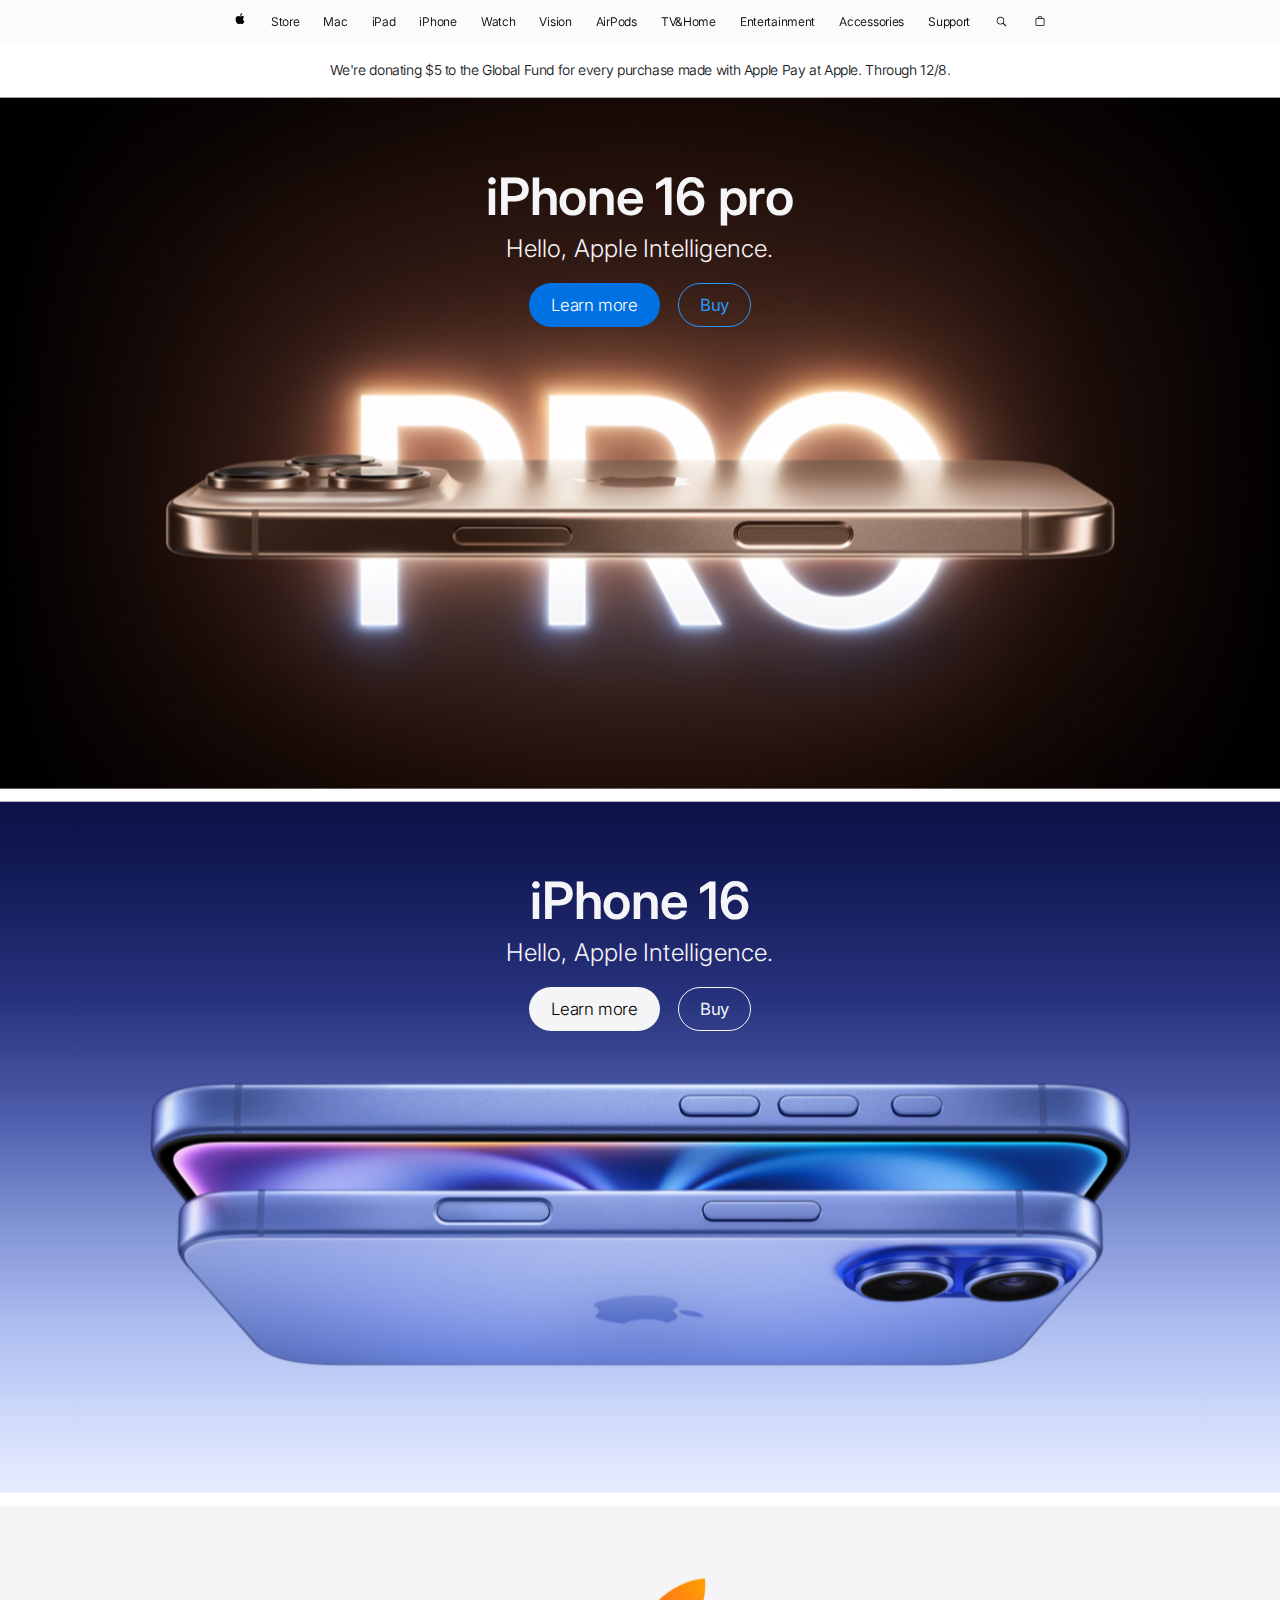
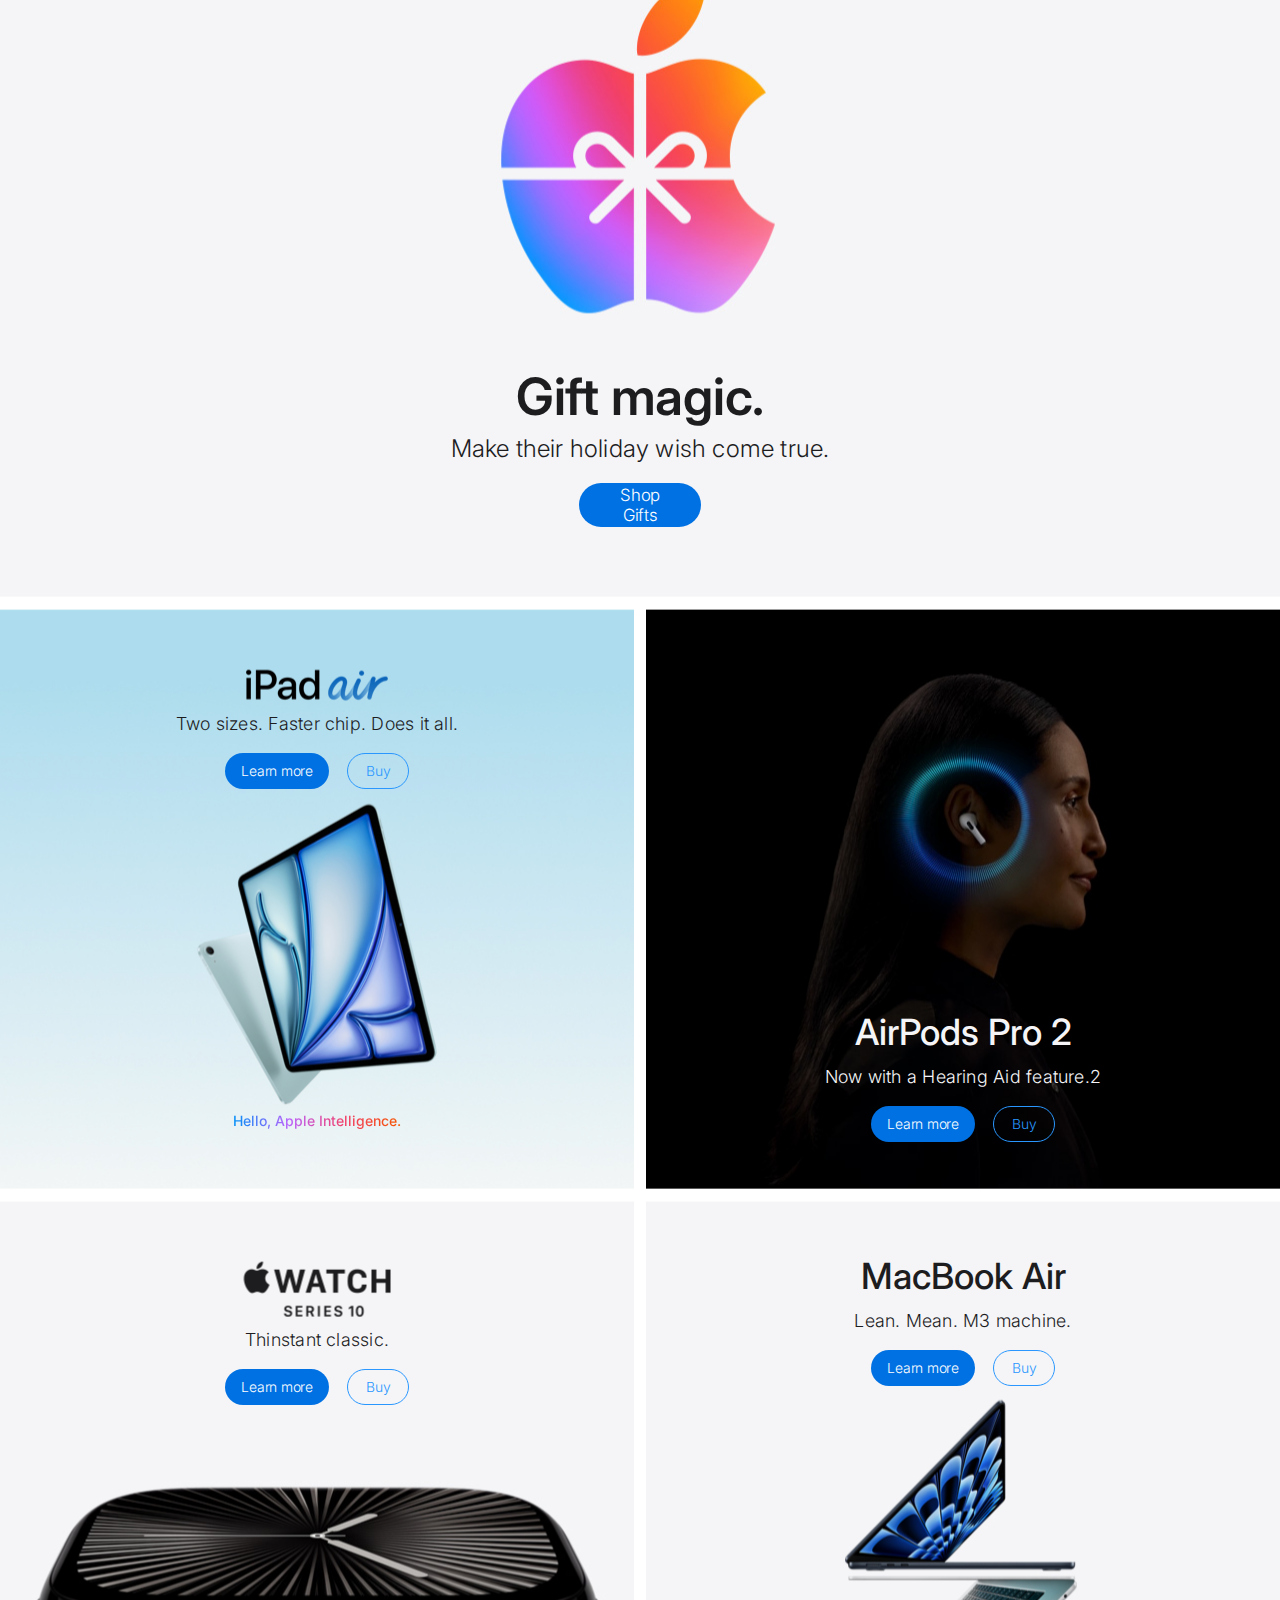
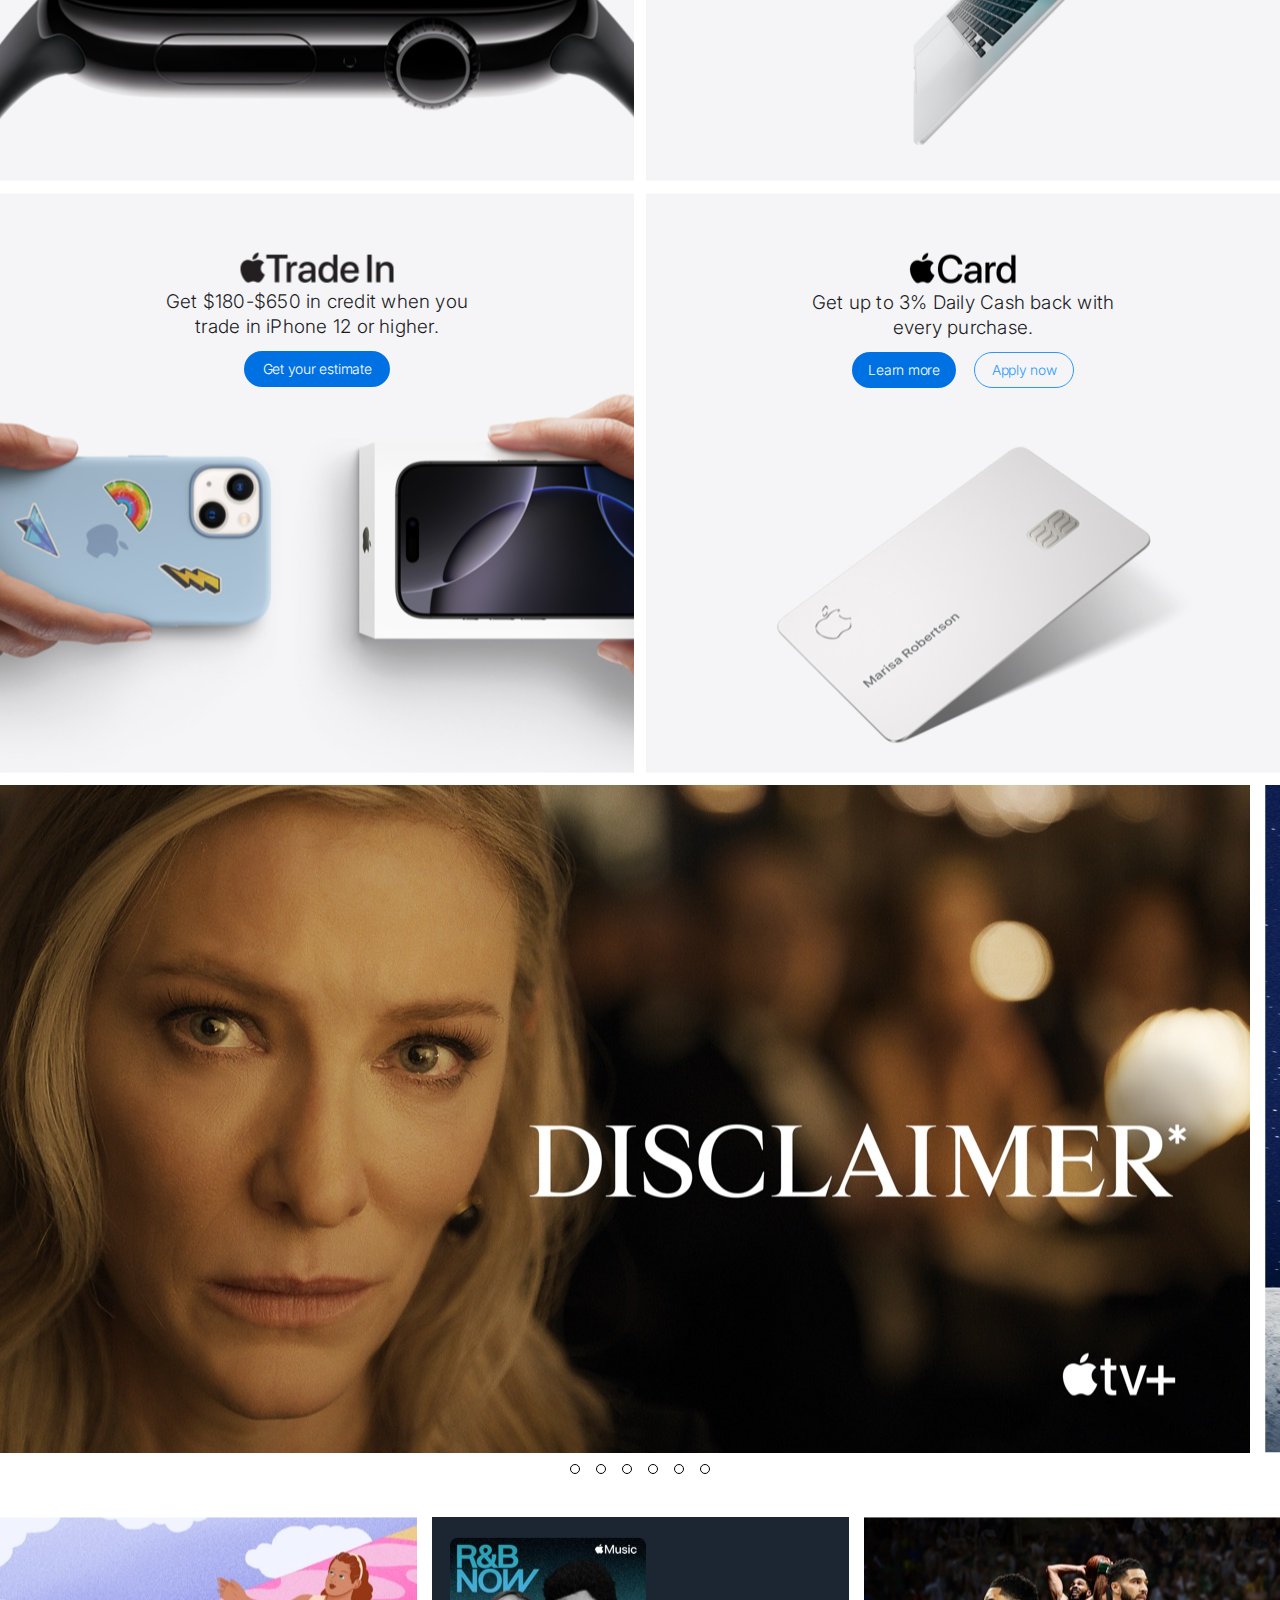
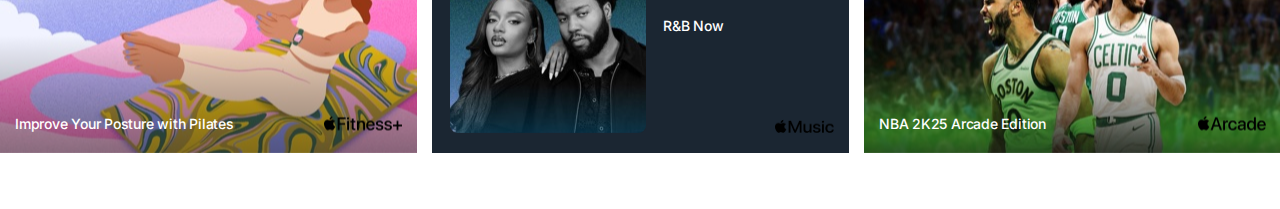
<file: index.html>
<!DOCTYPE html>
<html lang="en">
  <head>
    <meta charset="UTF-8" />
    <meta name="viewport" content="width=device-width, initial-scale=1.0" />
    <link rel="stylesheet" href="style.css" />
    <link rel="preconnect" href="https://fonts.googleapis.com" />
    <link rel="preconnect" href="https://fonts.gstatic.com" crossorigin />
    <link
      href="https://fonts.googleapis.com/css2?family=Bebas+Neue&family=Hanuman:wght@100;300;400;700;900&family=Inter:ital,opsz,wght@0,14..32,100..900;1,14..32,100..900&family=Montserrat:ital,wght@0,100..900;1,100..900&family=Overpass:ital,wght@0,100..900;1,100..900&display=swap"
      rel="stylesheet"
    />
    <title>Apple</title>
  </head>
  <body>
    <nav>
      <div class="menu">
        <a href="page2.html">
          <svg
            height="30"
            viewBox="0 0 14 44"
            width="14"
            xmlns="http://www.w3.org/2000/svg"
          >
            <path
              d="m13.0729 17.6825a3.61 3.61 0 0 0 -1.7248 3.0365 3.5132 3.5132 0 0 0 2.1379 3.2223 8.394 8.394 0 0 1 -1.0948 2.2618c-.6816.9812-1.3943 1.9623-2.4787 1.9623s-1.3633-.63-2.613-.63c-1.2187 0-1.6525.6507-2.644.6507s-1.6834-.9089-2.4787-2.0243a9.7842 9.7842 0 0 1 -1.6628-5.2776c0-3.0984 2.014-4.7405 3.9969-4.7405 1.0535 0 1.9314.6919 2.5924.6919.63 0 1.6112-.7333 2.8092-.7333a3.7579 3.7579 0 0 1 3.1604 1.5802zm-3.7284-2.8918a3.5615 3.5615 0 0 0 .8469-2.22 1.5353 1.5353 0 0 0 -.031-.32 3.5686 3.5686 0 0 0 -2.3445 1.2084 3.4629 3.4629 0 0 0 -.8779 2.1585 1.419 1.419 0 0 0 .031.2892 1.19 1.19 0 0 0 .2169.0207 3.0935 3.0935 0 0 0 2.1586-1.1368z"
            ></path>
          </svg>
        </a>
        <span>Store</span>
        <span>Mac</span>
        <span>iPad</span>
        <span>iPhone</span>
        <span>Watch</span>
        <span>Vision</span>
        <span>AirPods</span>
        <span>TV&Home</span>
        <span>Entertainment</span>
        <span>Accessories</span>
        <span>Support</span>
        <svg
          xmlns="http://www.w3.org/2000/svg"
          width="15px"
          height="30px"
          viewBox="0 0 15 44"
        >
          <path
            d="M14.298,27.202l-3.87-3.87c0.701-0.929,1.122-2.081,1.122-3.332c0-3.06-2.489-5.55-5.55-5.55c-3.06,0-5.55,2.49-5.55,5.55 c0,3.061,2.49,5.55,5.55,5.55c1.251,0,2.403-0.421,3.332-1.122l3.87,3.87c0.151,0.151,0.35,0.228,0.548,0.228 s0.396-0.076,0.548-0.228C14.601,27.995,14.601,27.505,14.298,27.202z M1.55,20c0-2.454,1.997-4.45,4.45-4.45 c2.454,0,4.45,1.997,4.45,4.45S8.454,24.45,6,24.45C3.546,24.45,1.55,22.454,1.55,20z"
          ></path>
        </svg>
        <svg
          height="30"
          viewBox="0 0 14 44"
          width="14"
          xmlns="http://www.w3.org/2000/svg"
        >
          <path
            d="m11.3535 16.0283h-1.0205a3.4229 3.4229 0 0 0 -3.333-2.9648 3.4229 3.4229 0 0 0 -3.333 2.9648h-1.02a2.1184 2.1184 0 0 0 -2.117 2.1162v7.7155a2.1186 2.1186 0 0 0 2.1162 2.1167h8.707a2.1186 2.1186 0 0 0 2.1168-2.1167v-7.7155a2.1184 2.1184 0 0 0 -2.1165-2.1162zm-4.3535-1.8652a2.3169 2.3169 0 0 1 2.2222 1.8652h-4.4444a2.3169 2.3169 0 0 1 2.2222-1.8652zm5.37 11.6969a1.0182 1.0182 0 0 1 -1.0166 1.0171h-8.7069a1.0182 1.0182 0 0 1 -1.0165-1.0171v-7.7155a1.0178 1.0178 0 0 1 1.0166-1.0166h8.707a1.0178 1.0178 0 0 1 1.0164 1.0166z"
          ></path>
        </svg>
      </div>
    </nav>
    <section>
      <div class="ad">
        <p>
          We're donating $5 to the Global Fund for every purchase made with
          Apple Pay at Apple. Through 12/8.
        </p>
      </div>
      <div class="first">
        <div class="background" id="iphone16pro">
          <div class="container">
            <h1>iPhone 16 pro</h1>
            <h2>Hello, Apple Intelligence.</h2>
            <div class="btn-container">
              <button class="learnMoreBtn">Learn more</button>
              <button class="buyBtn">Buy</button>
            </div>
          </div>
        </div>
        <div class="background" id="iphone16">
          <div class="container">
            <h1>iPhone 16</h1>
            <h2>Hello, Apple Intelligence.</h2>
            <div class="btn-container">
              <button class="learnMoreBtn">Learn more</button>
              <button class="buyBtn">Buy</button>
            </div>
          </div>
        </div>
        <div class="background" id="apple">
          <div class="container">
            <h1>Gift magic.</h1>
            <h2>Make their holiday wish come true.</h2>
            <button class="shopGiftsBtn">Shop Gifts</button>
          </div>
        </div>
      </div>
      <div class="first">
        <div class="background2">
          <div class="little-background" id="iPadAir">
            <img src="Heading 3.png" alt="heading" />
            <h3>Two sizes. Faster chip. Does it all.</h3>
            <div class="btn-container">
              <button class="learnMoreBtn">Learn more</button>
              <button class="buyBtn">Buy</button>
            </div>
            <h4>Hello, Apple Intelligence.</h4>
          </div>
          <div class="little-background" id="airPod">
            <h2>AirPods Pro 2</h2>
            <h3 id="whiteText">Now with a Hearing Aid feature.2</h3>
            <div class="btn-container">
              <button class="learnMoreBtn">Learn more</button>
              <button class="buyBtn">Buy</button>
            </div>
          </div>
          <!-- </div>
        <div class="background2"> -->
          <div class="little-background" id="iwatch">
            <img src="watchHeading.png" alt="Heading" />
            <h3>Thinstant classic.</h3>
            <div class="btn-container">
              <button class="learnMoreBtn">Learn more</button>
              <button class="buyBtn">Buy</button>
            </div>
          </div>
          <div class="little-background" id="macbook">
            <h2 id="blackText">MacBook Air</h2>
            <h3>Lean. Mean. M3 machine.</h3>
            <div class="btn-container">
              <button class="learnMoreBtn">Learn more</button>
              <button class="buyBtn">Buy</button>
            </div>
          </div>
          <!-- </div>
        <div class="background2"> -->
          <div class="little-background" id="trade">
            <img src="tradeHeading.png" alt="Heading" />
            <div class="h3">
              <p>
                Get $180-$650 in credit when you trade in iPhone 12 or higher.
              </p>
            </div>
            <button class="tradeButton">Get your estimate</button>
          </div>
          <div class="little-background" id="applecard">
            <img src="cardHeading.png" alt="Heading" />
            <div class="h3">
              <p>Get up to 3% Daily Cash back with every purchase.</p>
            </div>
            <div class="btn-container">
              <button class="learnMoreBtn">Learn more</button>
              <button class="buyBtn" id="apply">Apply now</button>
            </div>
          </div>
        </div>
      </div>
      <div class="tabpanel">
        <div class="panelBG">
          <input type="radio" name="radio-btn" id="radio1" />
          <input type="radio" name="radio-btn" id="radio2" />
          <input type="radio" name="radio-btn" id="radio3" />
          <input type="radio" name="radio-btn" id="radio4" />
          <input type="radio" name="radio-btn" id="radio5" />
          <input type="radio" name="radio-btn" id="radio6" />

          <div class="first carousel-item" id="movie1"></div>
          <div class="carousel-item" id="movie2"></div>
          <div class="carousel-item" id="movie3"></div>
          <div class="carousel-item" id="movie4"></div>
          <div class="carousel-item" id="movie5"></div>
          <div class="carousel-item" id="movie6"></div>
        </div>
      </div>
      <!-- <div class="tablist">
        <a href="#movie1" class="bullet"></a>
        <a href="#movie2" class="bullet"></a>
        <a href="#movie3" class="bullet"></a>
        <a href="#movie4" class="bullet"></a>
        <a href="#movie5" class="bullet"></a>
        <a href="#movie6" class="bullet"></a>
      </div> -->
      <div class="tablist">
        <label for="radio1" class="tablist-button"> </label>
        <label for="radio2" class="tablist-button"> </label>
        <label for="radio3" class="tablist-button"> </label>
        <label for="radio4" class="tablist-button"> </label>
        <label for="radio5" class="tablist-button"> </label>
        <label for="radio6" class="tablist-button"> </label>
      </div>
      <div class="gallery-section">
        <div class="gallery">
          <div class="link" id="fitness">
            <p>Improve Your Posture with Pilates</p>
          </div>
          <div class="linkMusic" id="music">
            <div class="linkdiv1">
              <img src="music.png" alt="music" class="rnb" />
            </div>
            <div class="linkdiv1">
              <div class="linkdiv1-span">
                <span>R&B Now</span>
              </div>
              <div class="linkdiv1-logo">
                <img src="SVG.png" alt="music logo" class="musiclogo" />
              </div>
            </div>
          </div>
          <div class="link" id="arcade">
            <p>NBA 2K25 Arcade Edition</p>
          </div>
          <div class="link" id="fitness2">
            <p>Strength with Kim</p>
          </div>
          <div class="linkMusic" id="music2">
            <div class="linkdiv1">
              <img src="music2.png" alt="music 2" class="rnb" />
            </div>
          </div>
        </div>
      </div>
    </section>
  </body>
</html>
</file>
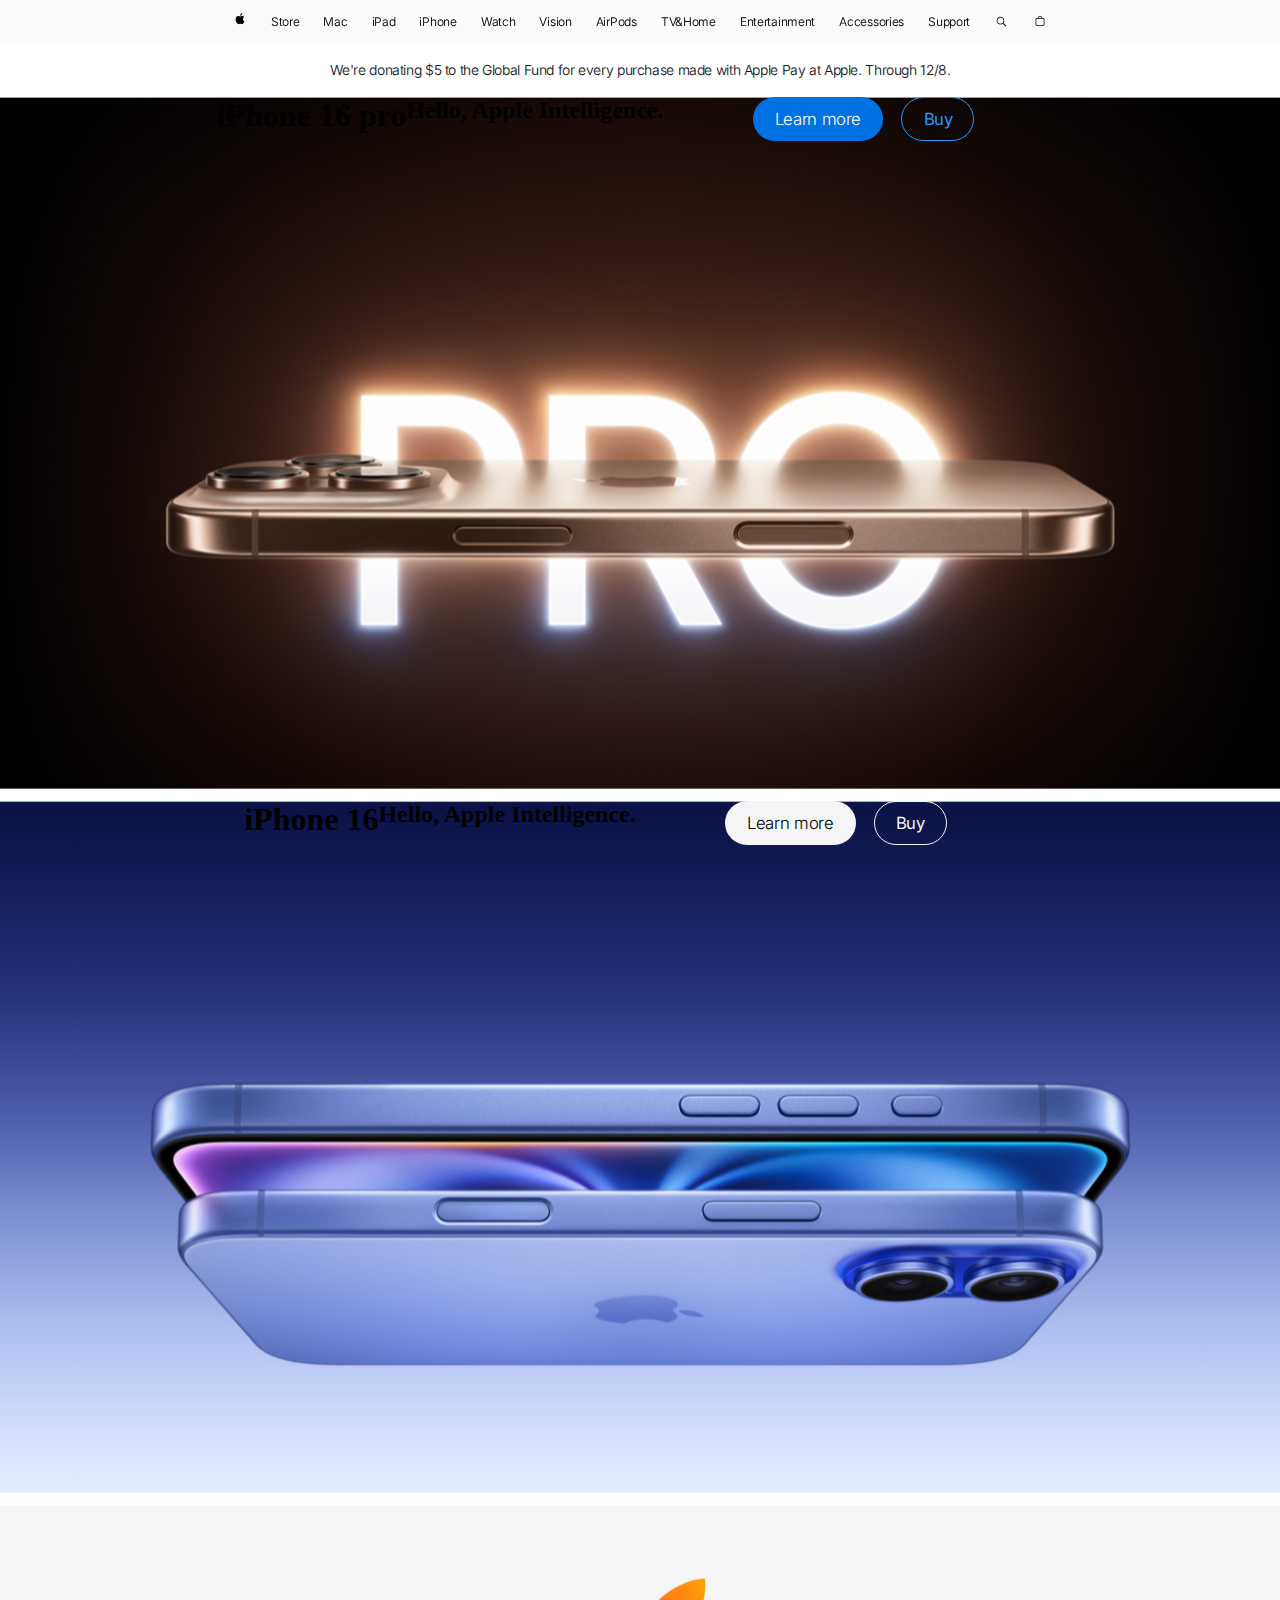
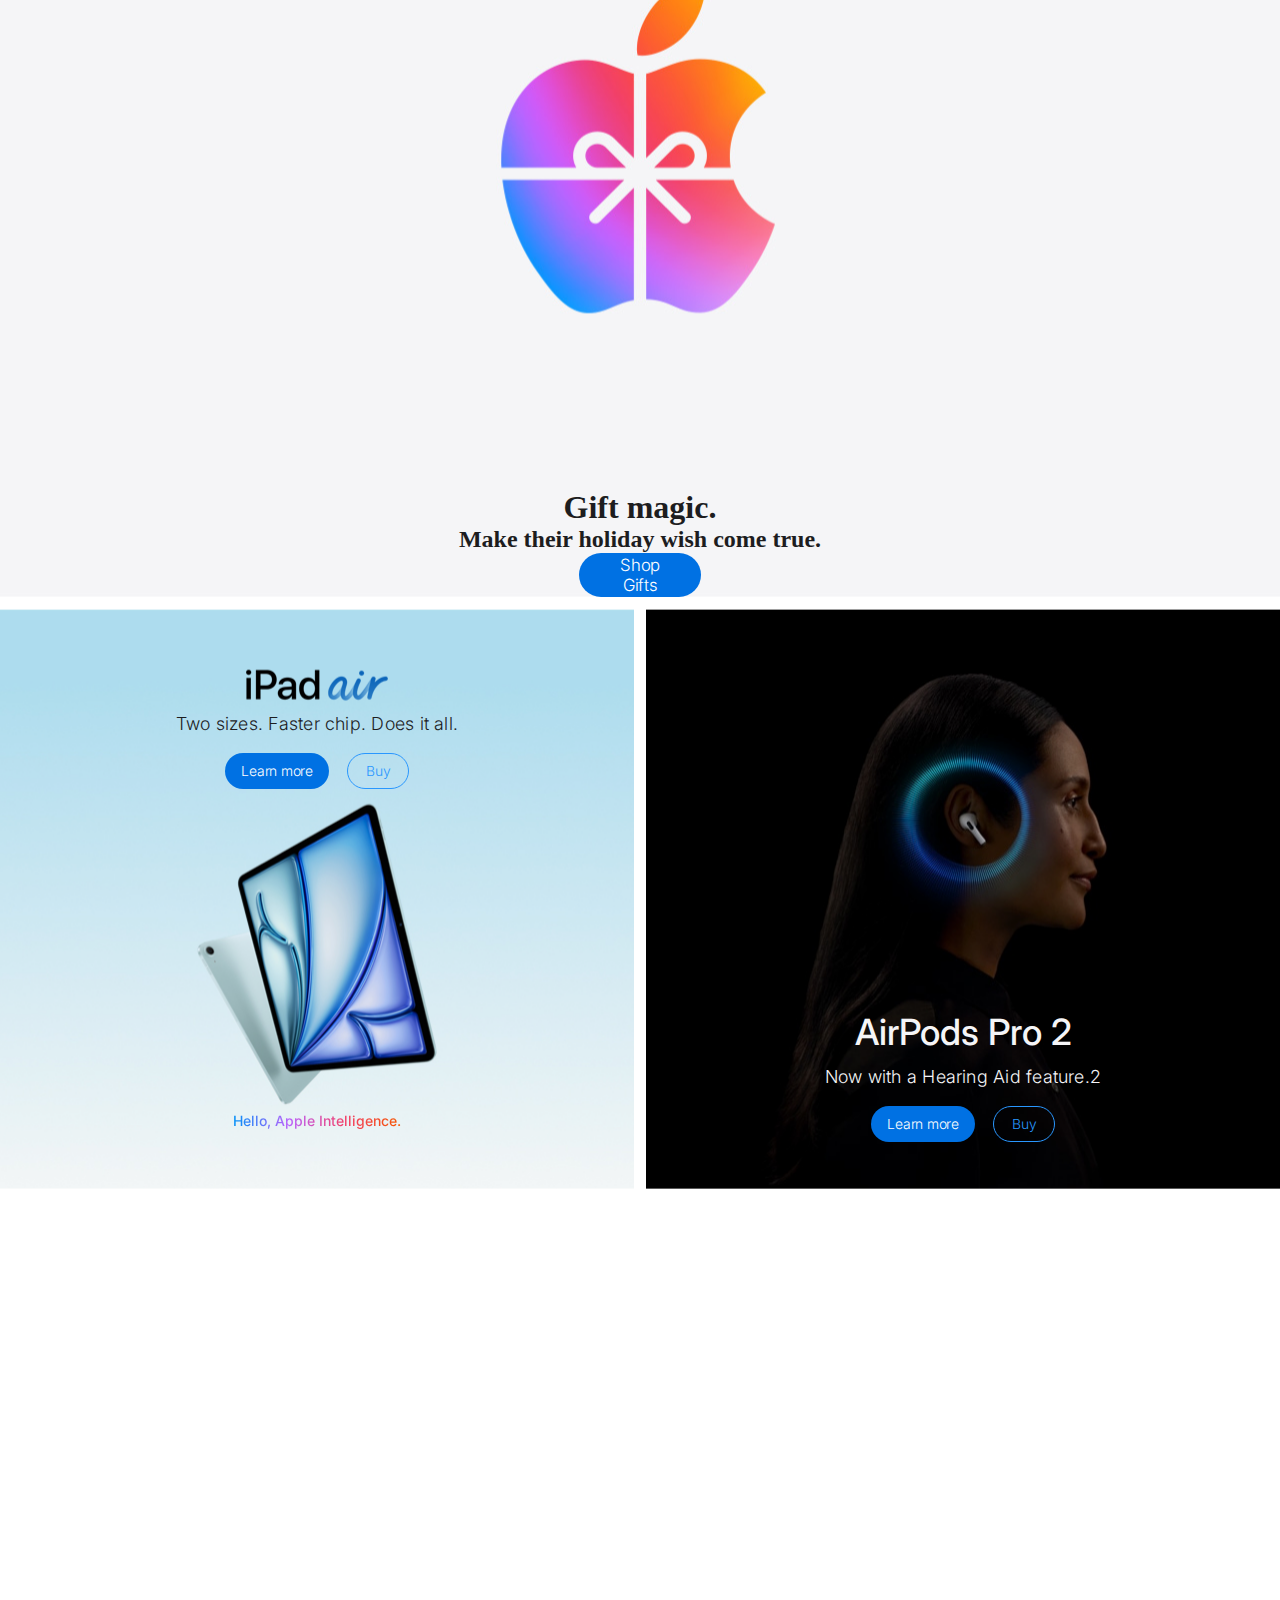
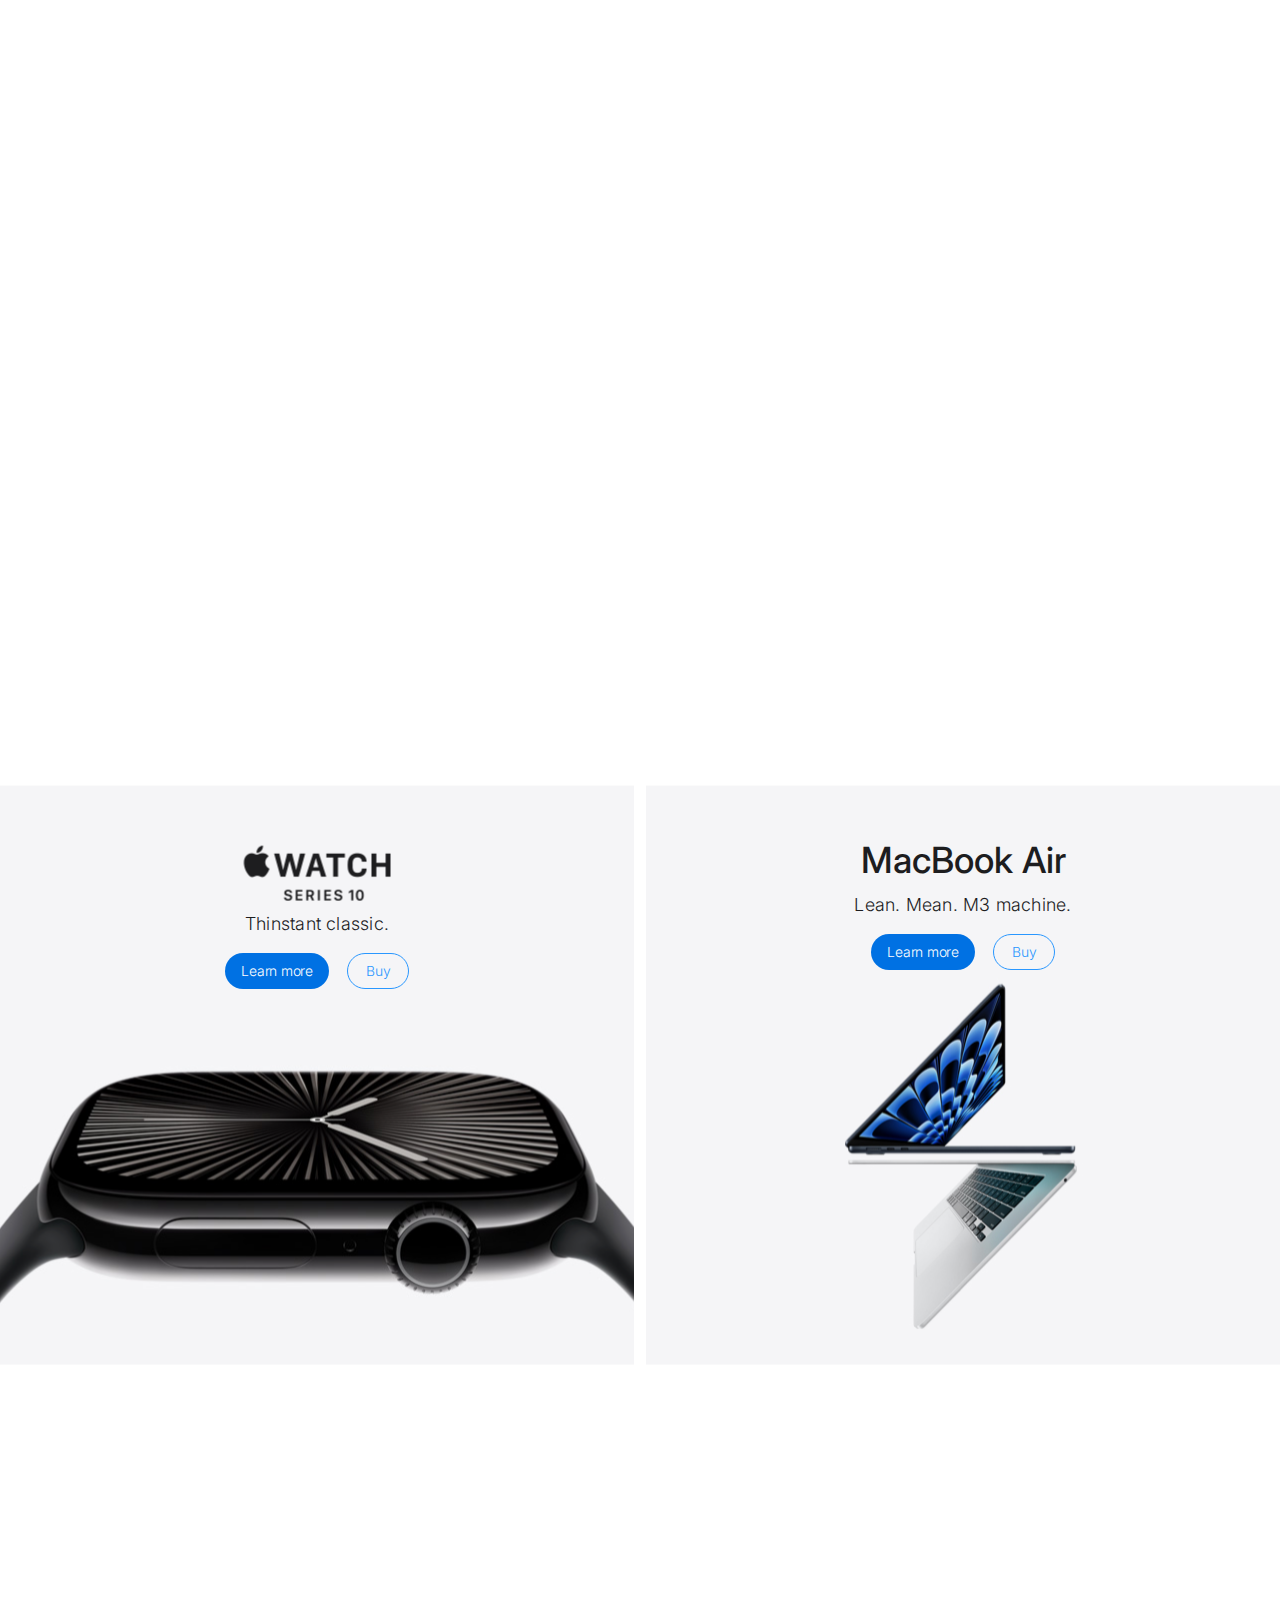
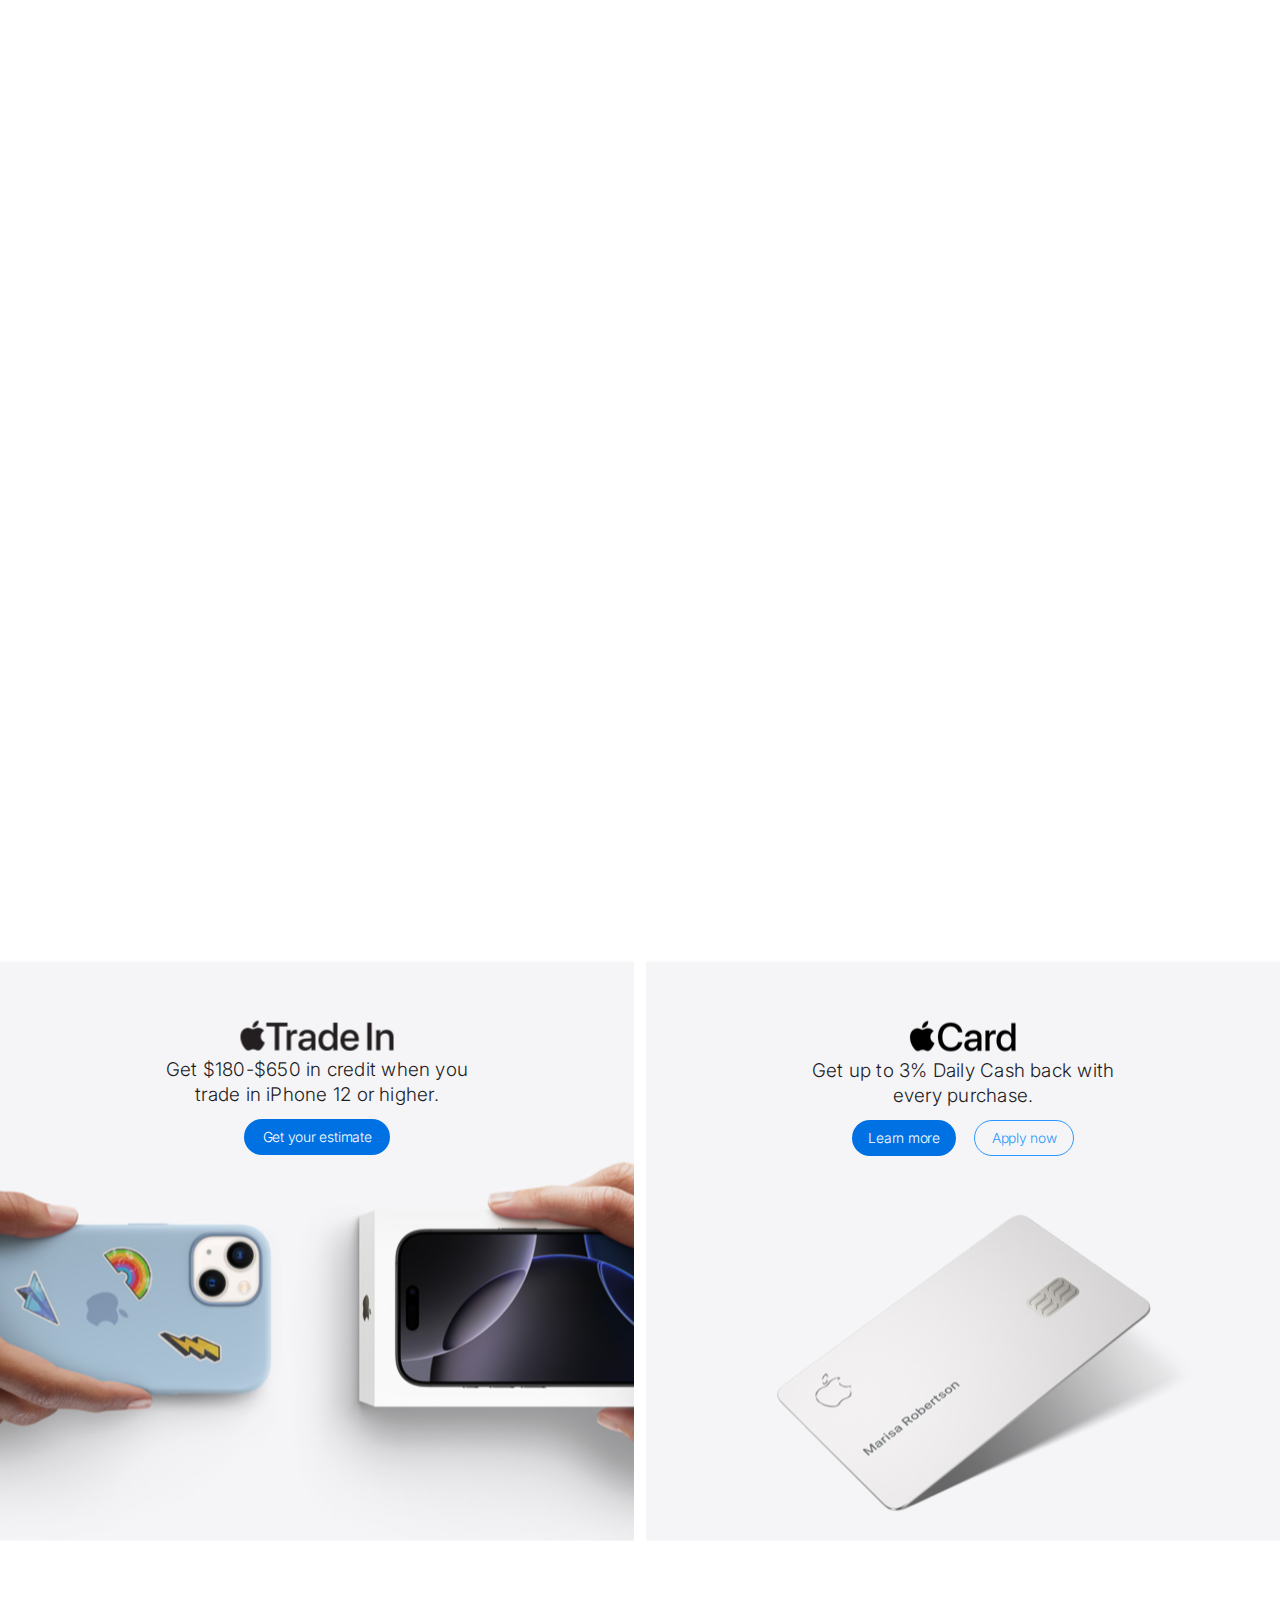
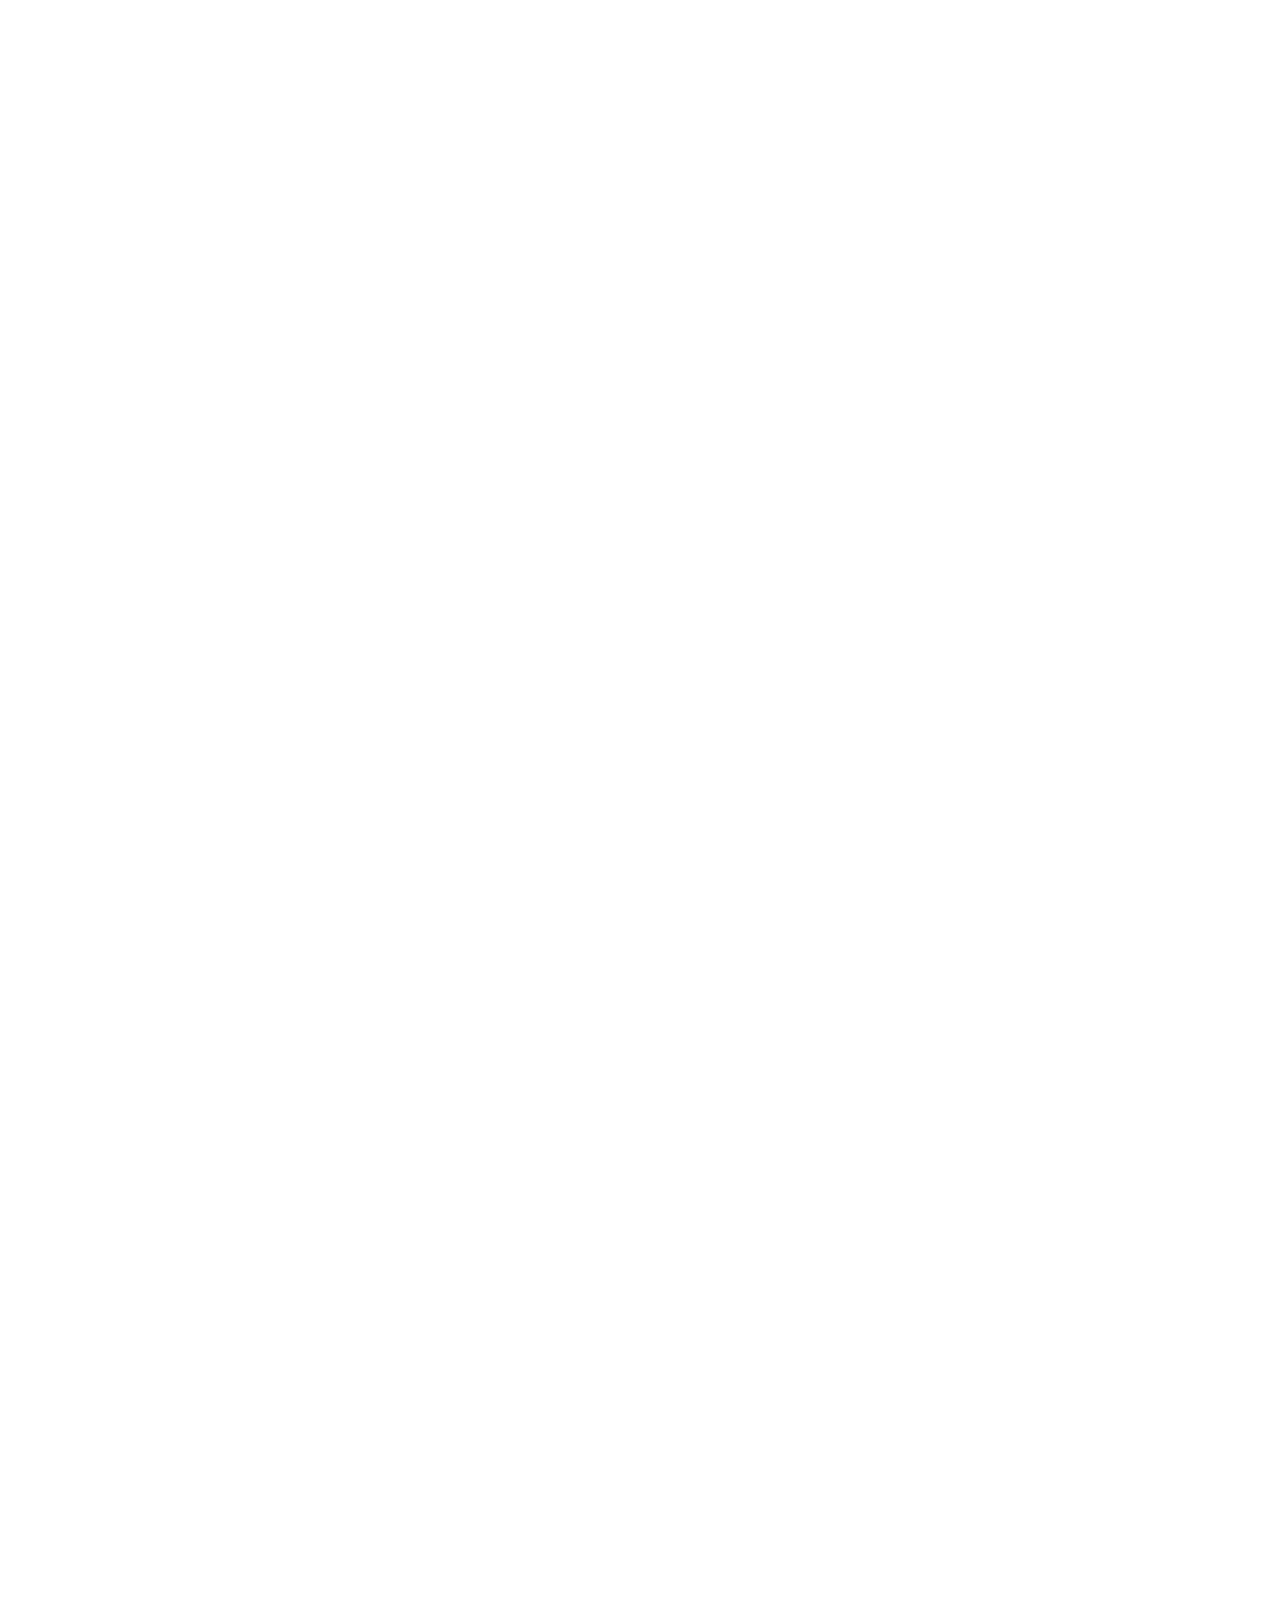
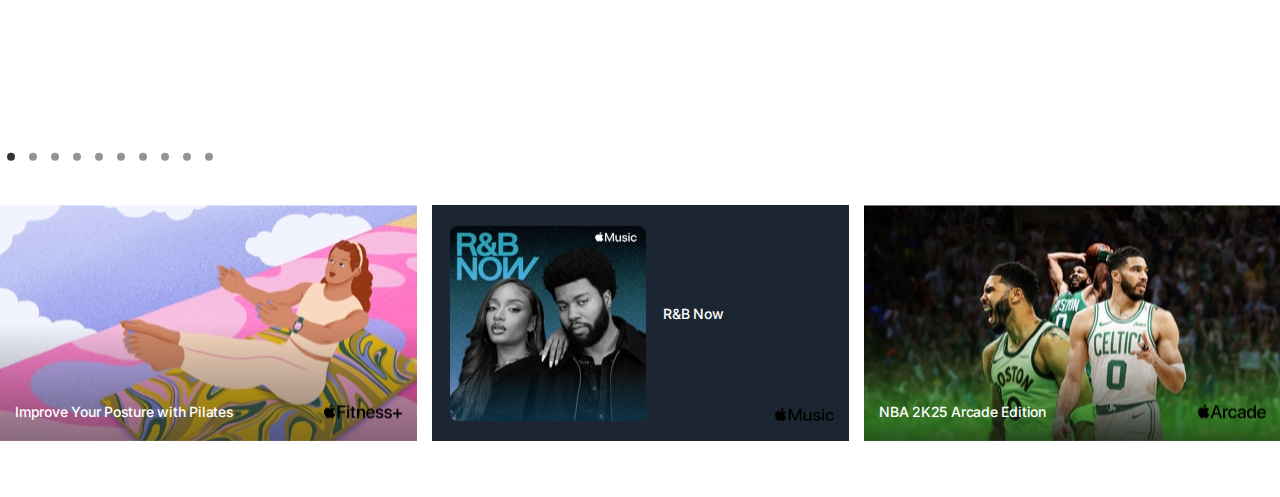
<file: apple.html>
<!DOCTYPE html>
<html lang="en">
  <head>
    <meta charset="UTF-8" />
    <meta name="viewport" content="width=device-width, initial-scale=1.0" />
    <link rel="stylesheet" href="style.css" />
    <link rel="preconnect" href="https://fonts.googleapis.com" />
    <link rel="preconnect" href="https://fonts.gstatic.com" crossorigin />
    <link
      href="https://fonts.googleapis.com/css2?family=Bebas+Neue&family=Hanuman:wght@100;300;400;700;900&family=Inter:ital,opsz,wght@0,14..32,100..900;1,14..32,100..900&family=Montserrat:ital,wght@0,100..900;1,100..900&family=Overpass:ital,wght@0,100..900;1,100..900&display=swap"
      rel="stylesheet"
    />
    <title>Apple</title>
  </head>
  <body>
    <nav>
      <div class="menu">
        <a href="page2.html">
          <svg
            height="30"
            viewBox="0 0 14 44"
            width="14"
            xmlns="http://www.w3.org/2000/svg"
          >
            <path
              d="m13.0729 17.6825a3.61 3.61 0 0 0 -1.7248 3.0365 3.5132 3.5132 0 0 0 2.1379 3.2223 8.394 8.394 0 0 1 -1.0948 2.2618c-.6816.9812-1.3943 1.9623-2.4787 1.9623s-1.3633-.63-2.613-.63c-1.2187 0-1.6525.6507-2.644.6507s-1.6834-.9089-2.4787-2.0243a9.7842 9.7842 0 0 1 -1.6628-5.2776c0-3.0984 2.014-4.7405 3.9969-4.7405 1.0535 0 1.9314.6919 2.5924.6919.63 0 1.6112-.7333 2.8092-.7333a3.7579 3.7579 0 0 1 3.1604 1.5802zm-3.7284-2.8918a3.5615 3.5615 0 0 0 .8469-2.22 1.5353 1.5353 0 0 0 -.031-.32 3.5686 3.5686 0 0 0 -2.3445 1.2084 3.4629 3.4629 0 0 0 -.8779 2.1585 1.419 1.419 0 0 0 .031.2892 1.19 1.19 0 0 0 .2169.0207 3.0935 3.0935 0 0 0 2.1586-1.1368z"
            ></path>
          </svg>
        </a>
        <span>Store</span>
        <span>Mac</span>
        <span>iPad</span>
        <span>iPhone</span>
        <span>Watch</span>
        <span>Vision</span>
        <span>AirPods</span>
        <span>TV&Home</span>
        <span>Entertainment</span>
        <span>Accessories</span>
        <span>Support</span>
        <svg
          xmlns="http://www.w3.org/2000/svg"
          width="15px"
          height="30px"
          viewBox="0 0 15 44"
        >
          <path
            d="M14.298,27.202l-3.87-3.87c0.701-0.929,1.122-2.081,1.122-3.332c0-3.06-2.489-5.55-5.55-5.55c-3.06,0-5.55,2.49-5.55,5.55 c0,3.061,2.49,5.55,5.55,5.55c1.251,0,2.403-0.421,3.332-1.122l3.87,3.87c0.151,0.151,0.35,0.228,0.548,0.228 s0.396-0.076,0.548-0.228C14.601,27.995,14.601,27.505,14.298,27.202z M1.55,20c0-2.454,1.997-4.45,4.45-4.45 c2.454,0,4.45,1.997,4.45,4.45S8.454,24.45,6,24.45C3.546,24.45,1.55,22.454,1.55,20z"
          ></path>
        </svg>
        <svg
          height="30"
          viewBox="0 0 14 44"
          width="14"
          xmlns="http://www.w3.org/2000/svg"
        >
          <path
            d="m11.3535 16.0283h-1.0205a3.4229 3.4229 0 0 0 -3.333-2.9648 3.4229 3.4229 0 0 0 -3.333 2.9648h-1.02a2.1184 2.1184 0 0 0 -2.117 2.1162v7.7155a2.1186 2.1186 0 0 0 2.1162 2.1167h8.707a2.1186 2.1186 0 0 0 2.1168-2.1167v-7.7155a2.1184 2.1184 0 0 0 -2.1165-2.1162zm-4.3535-1.8652a2.3169 2.3169 0 0 1 2.2222 1.8652h-4.4444a2.3169 2.3169 0 0 1 2.2222-1.8652zm5.37 11.6969a1.0182 1.0182 0 0 1 -1.0166 1.0171h-8.7069a1.0182 1.0182 0 0 1 -1.0165-1.0171v-7.7155a1.0178 1.0178 0 0 1 1.0166-1.0166h8.707a1.0178 1.0178 0 0 1 1.0164 1.0166z"
          ></path>
        </svg>
      </div>
    </nav>
    <section>
      <div class="ad">
        <p>
          We're donating $5 to the Global Fund for every purchase made with
          Apple Pay at Apple. Through 12/8.
        </p>
      </div>
      <div class="first">
        <div class="background" id="iphone16pro">
          <h1>iPhone 16 pro</h1>
          <h2>Hello, Apple Intelligence.</h2>
          <div class="btn-container">
            <button class="learnMoreBtn">Learn more</button>
            <button class="buyBtn">Buy</button>
          </div>
        </div>
        <div class="background" id="iphone16">
          <h1>iPhone 16</h1>
          <h2>Hello, Apple Intelligence.</h2>
          <div class="btn-container">
            <button class="learnMoreBtn">Learn more</button>
            <button class="buyBtn">Buy</button>
          </div>
        </div>
        <div class="background" id="apple">
          <h1>Gift magic.</h1>
          <h2>Make their holiday wish come true.</h2>
          <button class="shopGiftsBtn">Shop Gifts</button>
        </div>
      </div>
      <div class="first">
        <div class="background2">
          <div class="little-background" id="iPadAir">
            <img src="Heading 3.png" alt="heading" />
            <h3>Two sizes. Faster chip. Does it all.</h3>
            <div class="btn-container">
              <button class="learnMoreBtn">Learn more</button>
              <button class="buyBtn">Buy</button>
            </div>
            <h4>Hello, Apple Intelligence.</h4>
          </div>
          <div class="little-background" id="airPod">
            <h2>AirPods Pro 2</h2>
            <h3 id="whiteText">Now with a Hearing Aid feature.2</h3>
            <div class="btn-container">
              <button class="learnMoreBtn">Learn more</button>
              <button class="buyBtn">Buy</button>
            </div>
          </div>
        </div>
        <div class="background2">
          <div class="little-background" id="iwatch">
            <img src="watchHeading.png" alt="Heading" />
            <h3>Thinstant classic.</h3>
            <div class="btn-container">
              <button class="learnMoreBtn">Learn more</button>
              <button class="buyBtn">Buy</button>
            </div>
          </div>
          <div class="little-background" id="macbook">
            <h2 id="blackText">MacBook Air</h2>
            <h3>Lean. Mean. M3 machine.</h3>
            <div class="btn-container">
              <button class="learnMoreBtn">Learn more</button>
              <button class="buyBtn">Buy</button>
            </div>
          </div>
        </div>
        <div class="background2">
          <div class="little-background" id="trade">
            <img src="tradeHeading.png" alt="Heading" />
            <div class="h3">
              <p>
                Get $180-$650 in credit when you trade in iPhone 12 or higher.
              </p>
            </div>
            <button class="tradeButton">Get your estimate</button>
          </div>
          <div class="little-background" id="applecard">
            <img src="cardHeading.png" alt="Heading" />
            <div class="h3">
              <p>Get up to 3% Daily Cash back with every purchase.</p>
            </div>
            <div class="btn-container">
              <button class="learnMoreBtn">Learn more</button>
              <button class="buyBtn" id="apply">Apply now</button>
            </div>
          </div>
        </div>
      </div>
      <div class="tabpanel">
        <div class="panelBG">
          <div class="movie1"></div>
          <div class="movie2"></div>
          <div class="movie3"></div>
        </div>
        <div class="tablist">
          <svg
            xmlns="http://www.w3.org/2000/svg"
            width="220"
            height="9"
            viewBox="0 0 220 9"
            fill="none"
          >
            <rect
              x="7"
              y="0.830078"
              width="8"
              height="8"
              rx="4"
              fill="black"
              fill-opacity="0.8"
            />
            <rect
              x="29"
              y="0.830078"
              width="8"
              height="8"
              rx="4"
              fill="black"
              fill-opacity="0.42"
            />
            <rect
              x="51"
              y="0.830078"
              width="8"
              height="8"
              rx="4"
              fill="black"
              fill-opacity="0.42"
            />
            <rect
              x="73"
              y="0.830078"
              width="8"
              height="8"
              rx="4"
              fill="black"
              fill-opacity="0.42"
            />
            <rect
              x="95"
              y="0.830078"
              width="8"
              height="8"
              rx="4"
              fill="black"
              fill-opacity="0.42"
            />
            <rect
              x="117"
              y="0.830078"
              width="8"
              height="8"
              rx="4"
              fill="black"
              fill-opacity="0.42"
            />
            <rect
              x="139"
              y="0.830078"
              width="8"
              height="8"
              rx="4"
              fill="black"
              fill-opacity="0.42"
            />
            <rect
              x="161"
              y="0.830078"
              width="8"
              height="8"
              rx="4"
              fill="black"
              fill-opacity="0.42"
            />
            <rect
              x="183"
              y="0.830078"
              width="8"
              height="8"
              rx="4"
              fill="black"
              fill-opacity="0.42"
            />
            <rect
              x="205"
              y="0.830078"
              width="8"
              height="8"
              rx="4"
              fill="black"
              fill-opacity="0.42"
            />
          </svg>
        </div>
      </div>
      <div class="gallery-section">
        <div class="gallery">
          <div class="link" id="fitness">
            <p>Improve Your Posture with Pilates</p>
          </div>
          <div class="linkMusic" id="music">
            <div class="linkdiv1">
              <img src="music.png" alt="music" class="rnb"/>
            </div>
            <div class="linkdiv1">
              <div class="linkdiv1-span">
                <span>R&B Now</span>
              </div>
              <div class="linkdiv1-logo">
                <img src="SVG.png" alt="music logo" class="musiclogo" />
              </div>
            </div>
          </div>
          <div class="link" id="arcade">
            <p>NBA 2K25 Arcade Edition</p>
          </div>
          <div class="link" id="fitness2">
            <p>Strength with Kim</p>
          </div>
          <div class="linkMusic" id="music2">
            <div class="linkdiv1">
              <img src="music2.png" alt="music 2" class="rnb">
            </div>
          </div>
        </div>
      </div>
    </section>
  </body>
</html>
</file>
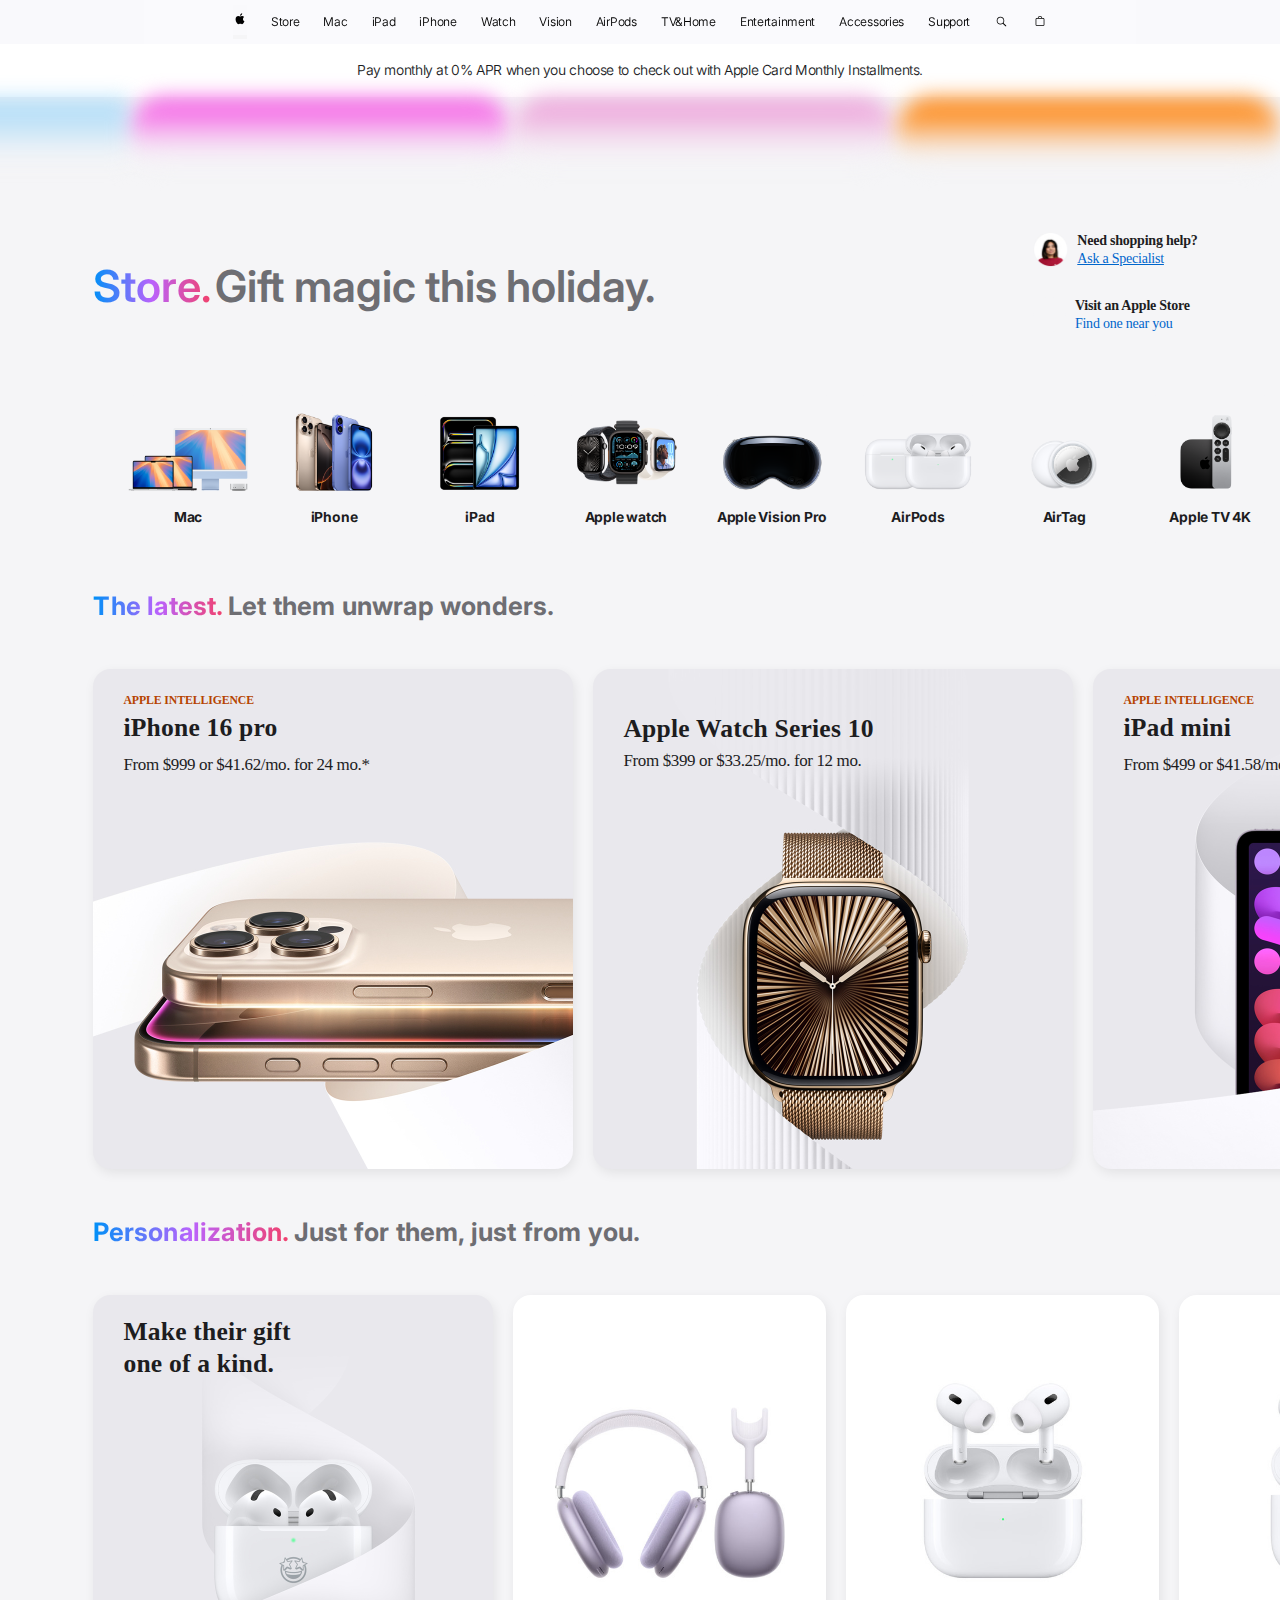
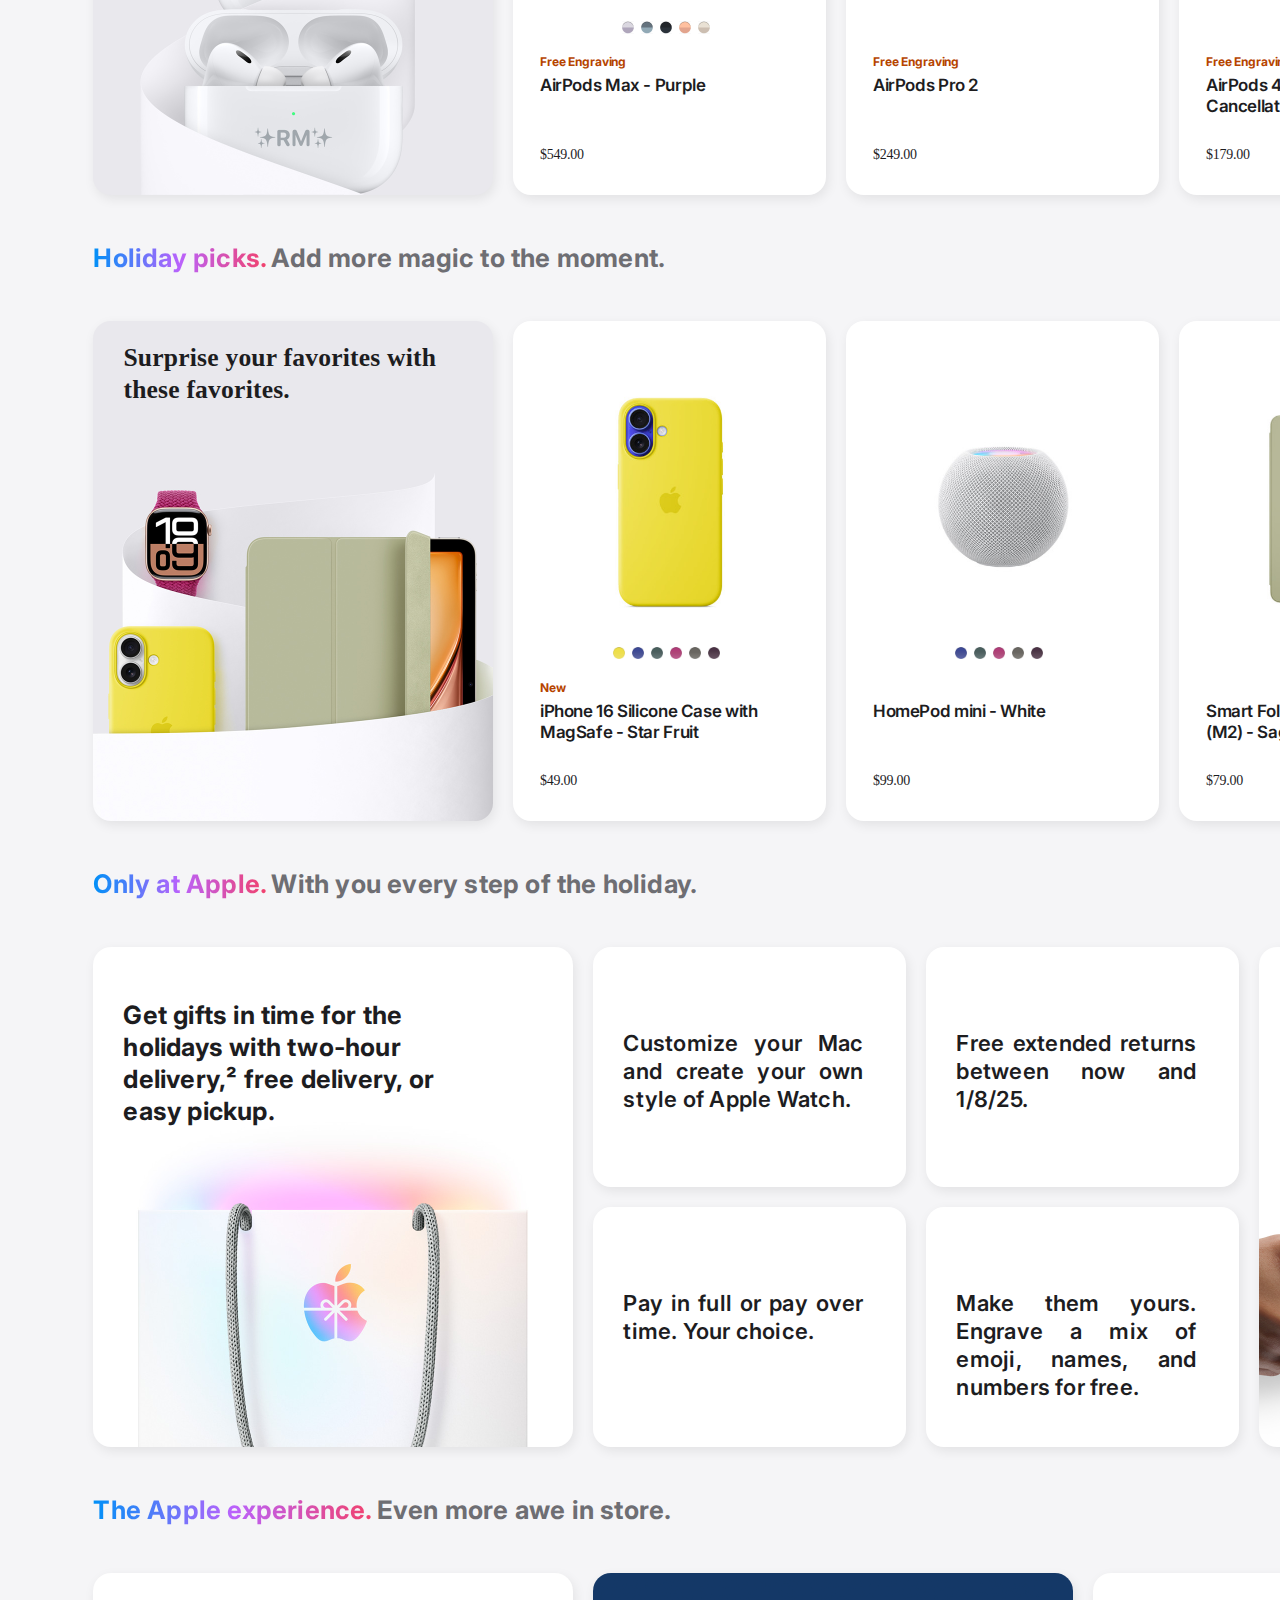
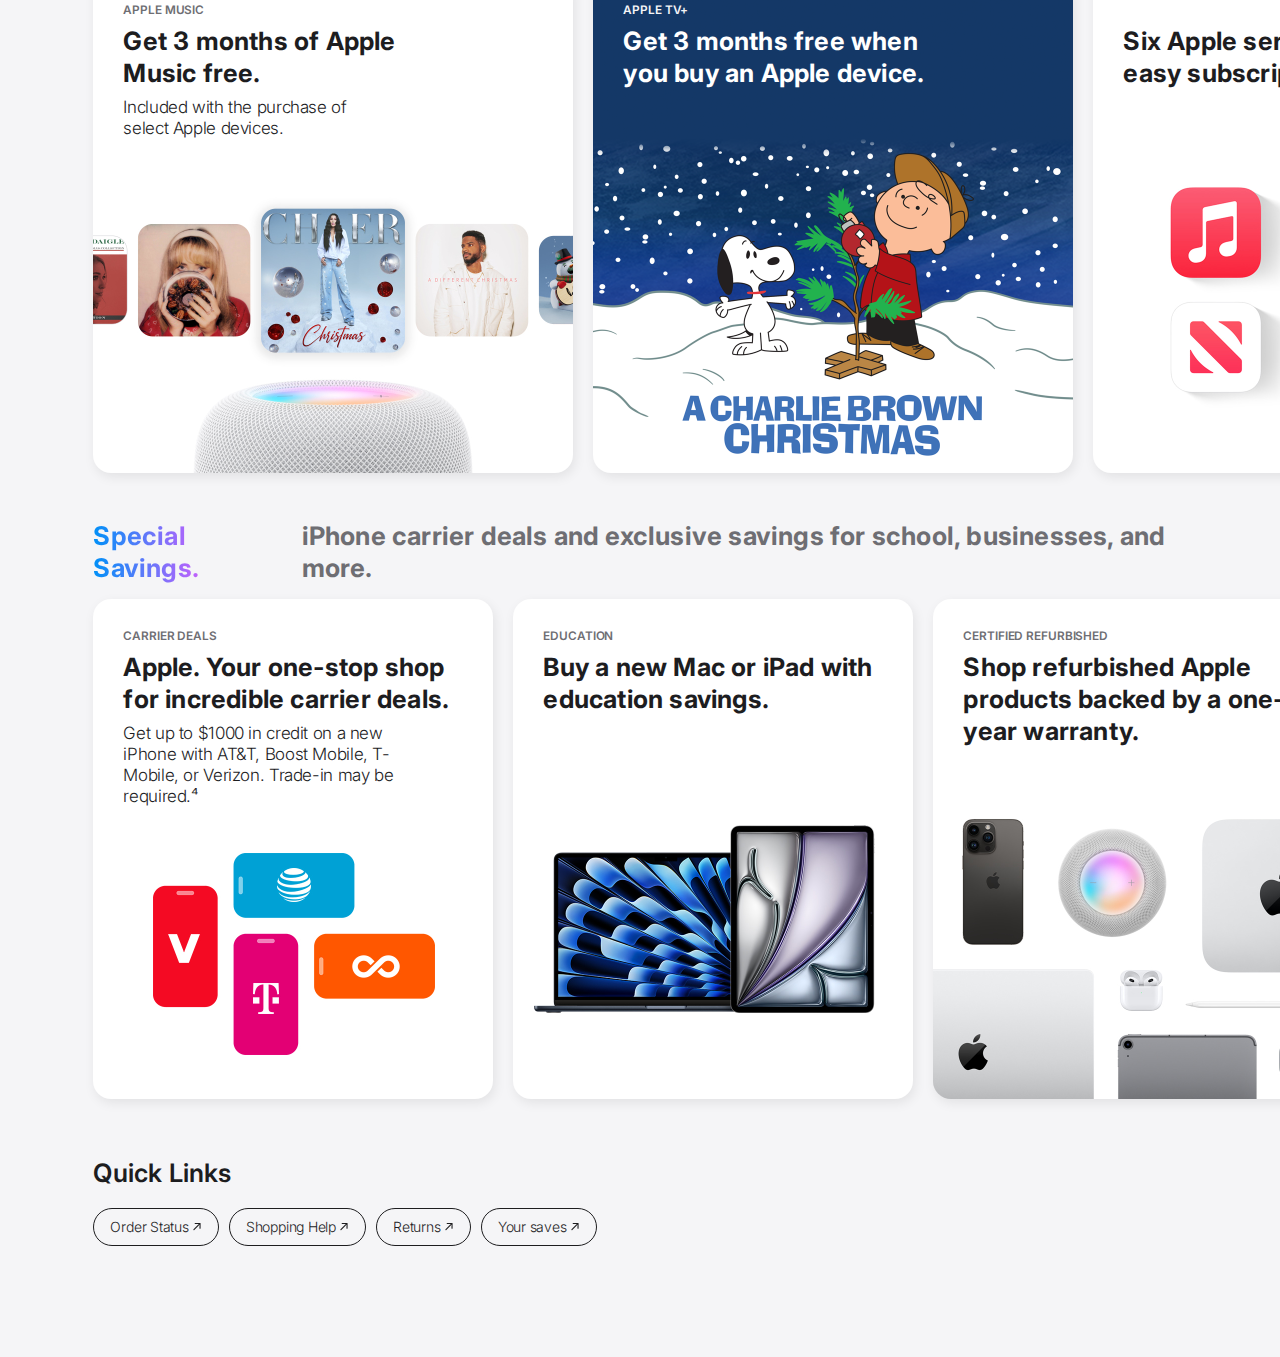
<file: page2.html>
<!DOCTYPE html>
<html lang="en">
  <head>
    <meta charset="UTF-8" />
    <meta name="viewport" content="width=device-width, initial-scale=1.0" />
    <link rel="stylesheet" href="style2.css" />
    <link rel="preconnect" href="https://fonts.googleapis.com" />
    <link rel="preconnect" href="https://fonts.gstatic.com" crossorigin />
    <link
      href="https://fonts.googleapis.com/css2?family=Bebas+Neue&family=Hanuman:wght@100;300;400;700;900&family=Inter:ital,opsz,wght@0,14..32,100..900;1,14..32,100..900&family=Montserrat:ital,wght@0,100..900;1,100..900&family=Overpass:ital,wght@0,100..900;1,100..900&display=swap"
      rel="stylesheet"
    />
    <title>Store</title>
  </head>
  <body>
    <nav>
      <div class="menu">
        <a href="index.html">
          <svg
            height="30"
            viewBox="0 0 14 44"
            width="14"
            xmlns="http://www.w3.org/2000/svg"
          >
            <path
              d="m13.0729 17.6825a3.61 3.61 0 0 0 -1.7248 3.0365 3.5132 3.5132 0 0 0 2.1379 3.2223 8.394 8.394 0 0 1 -1.0948 2.2618c-.6816.9812-1.3943 1.9623-2.4787 1.9623s-1.3633-.63-2.613-.63c-1.2187 0-1.6525.6507-2.644.6507s-1.6834-.9089-2.4787-2.0243a9.7842 9.7842 0 0 1 -1.6628-5.2776c0-3.0984 2.014-4.7405 3.9969-4.7405 1.0535 0 1.9314.6919 2.5924.6919.63 0 1.6112-.7333 2.8092-.7333a3.7579 3.7579 0 0 1 3.1604 1.5802zm-3.7284-2.8918a3.5615 3.5615 0 0 0 .8469-2.22 1.5353 1.5353 0 0 0 -.031-.32 3.5686 3.5686 0 0 0 -2.3445 1.2084 3.4629 3.4629 0 0 0 -.8779 2.1585 1.419 1.419 0 0 0 .031.2892 1.19 1.19 0 0 0 .2169.0207 3.0935 3.0935 0 0 0 2.1586-1.1368z"
            ></path>
          </svg>
        </a>
        <span>Store</span>
        <span>Mac</span>
        <span>iPad</span>
        <span>iPhone</span>
        <span>Watch</span>
        <span>Vision</span>
        <span>AirPods</span>
        <span>TV&Home</span>
        <span>Entertainment</span>
        <span>Accessories</span>
        <span>Support</span>
        <svg
          xmlns="http://www.w3.org/2000/svg"
          width="15px"
          height="30px"
          viewBox="0 0 15 44"
        >
          <path
            d="M14.298,27.202l-3.87-3.87c0.701-0.929,1.122-2.081,1.122-3.332c0-3.06-2.489-5.55-5.55-5.55c-3.06,0-5.55,2.49-5.55,5.55 c0,3.061,2.49,5.55,5.55,5.55c1.251,0,2.403-0.421,3.332-1.122l3.87,3.87c0.151,0.151,0.35,0.228,0.548,0.228 s0.396-0.076,0.548-0.228C14.601,27.995,14.601,27.505,14.298,27.202z M1.55,20c0-2.454,1.997-4.45,4.45-4.45 c2.454,0,4.45,1.997,4.45,4.45S8.454,24.45,6,24.45C3.546,24.45,1.55,22.454,1.55,20z"
          ></path>
        </svg>
        <svg
          height="30"
          viewBox="0 0 14 44"
          width="14"
          xmlns="http://www.w3.org/2000/svg"
        >
          <path
            d="m11.3535 16.0283h-1.0205a3.4229 3.4229 0 0 0 -3.333-2.9648 3.4229 3.4229 0 0 0 -3.333 2.9648h-1.02a2.1184 2.1184 0 0 0 -2.117 2.1162v7.7155a2.1186 2.1186 0 0 0 2.1162 2.1167h8.707a2.1186 2.1186 0 0 0 2.1168-2.1167v-7.7155a2.1184 2.1184 0 0 0 -2.1165-2.1162zm-4.3535-1.8652a2.3169 2.3169 0 0 1 2.2222 1.8652h-4.4444a2.3169 2.3169 0 0 1 2.2222-1.8652zm5.37 11.6969a1.0182 1.0182 0 0 1 -1.0166 1.0171h-8.7069a1.0182 1.0182 0 0 1 -1.0165-1.0171v-7.7155a1.0178 1.0178 0 0 1 1.0166-1.0166h8.707a1.0178 1.0178 0 0 1 1.0164 1.0166z"
          ></path>
        </svg>
      </div>
    </nav>
    <div class="ad-blur">
      <div class="ad">
        <p>
          Pay monthly at 0% APR when you choose to check out with Apple Card
          Monthly Installments.
        </p>
      </div>
      <div class="blurs">
        <div
          class="blur1"
          style="
            background-image: url(blur1.png);
            background-position: top;
            background-size: cover;
          "
        >
          <!-- <img src="blur1.png" alt="" /> -->
        </div>
        <div
          class="blur2"
          style="
            background-image: url(blur2.png);
            background-position: top;
            background-size: cover;
          "
        ></div>
        <!-- <div class="blur3">
          <img src="blur3.png" alt="" />
        </div>
        <div class="blur4">
          <img src="blur4.png" alt="" />
        </div> -->
        <div
          class="blur3"
          style="
            background-image: url(blur3.png);
            background-position: top;
            background-size: cover;
          "
        ></div>
        <div
          class="blur4"
          style="
            background-image: url(blur4.png);
            background-position: top;
            background-size: cover;
          "
        ></div>
      </div>
    </div>
    <section>
      <div class="first">
        <div class="paragraph">
          <p id="gradientText">Store.</p>
          <p>Gift magic this holiday.</p>
        </div>
        <div class="specialist">
          <div class="firstcol">
            <img
              src="store-chat-holiday-specialist-icon-202411_AV3.png"
              alt="specialist"
            />
            <div class="spPar">
              <div class="text1">Need shopping help?</div>
              <div class="text2">Ask a Specialist</div>
            </div>
          </div>
          <div class="firstcol">
            <img src="blank.png" alt="" />
            <div class="spPar">
              <div class="text1">Visit an Apple Store</div>
              <div class="text2" id="noUnderline">Find one near you</div>
            </div>
          </div>
        </div>
      </div>
      <div class="productContainer">
        <div class="listProduct">
          <div class="listItem">
            <div class="itemPic">
              <img src="Mac item.png" alt="mac item" />
            </div>
            <div class="itemName">
              <p>Mac</p>
            </div>
          </div>
          <div class="listItem">
            <div class="itemPic">
              <img src="iphone item.png" alt="iphone" />
            </div>
            <div class="itemName">
              <p>iPhone</p>
            </div>
          </div>
          <div class="listItem">
            <div class="itemPic">
              <img src="ipad item.png" alt="ipad" />
            </div>
            <div class="itemName">
              <p>iPad</p>
            </div>
          </div>
          <div class="listItem">
            <div class="itemPic">
              <img src="iwatch item.png" alt="iwatch" />
            </div>
            <div class="itemName">
              <p>Apple watch</p>
            </div>
          </div>
          <div class="listItem">
            <div class="itemPic">
              <img src="vision item.png" alt="apple vision" />
            </div>
            <div class="itemName">
              <p>Apple Vision Pro</p>
            </div>
          </div>
          <div class="listItem">
            <div class="itemPic">
              <img src="airpod item.png" alt="airpod" />
            </div>
            <div class="itemName">
              <p>AirPods</p>
            </div>
          </div>
          <div class="listItem">
            <div class="itemPic">
              <img src="airtag item.png" alt="airtag" />
            </div>
            <div class="itemName">
              <p>AirTag</p>
            </div>
          </div>
          <div class="listItem">
            <div class="itemPic">
              <img src="tv item.png" alt="apple tv" />
            </div>
            <div class="itemName">
              <p>Apple TV 4K</p>
            </div>
          </div>
          <div class="listItem">
            <div class="itemPic">
              <img src="homepod item.png" alt="home pod" />
            </div>
            <div class="itemName">
              <p>HomePod</p>
            </div>
          </div>
          <div class="listItem">
            <div class="itemPic">
              <img src="accessories item.png" alt="accessories" />
            </div>
            <div class="itemName">
              <p>Accessories</p>
            </div>
          </div>
          <div class="listItem">
            <div class="itemPic">
              <img src="card item.png" alt="apple gift card" />
            </div>
            <div class="itemName">
              <p>Apple Gift Card</p>
            </div>
          </div>
        </div>
      </div>
      <div class="headerContainer">
        <div class="heading">
          <p id="gradientText">The latest.</p>
          <p>Let them unwrap wonders.</p>
        </div>
      </div>
      <div class="cardContainer">
        <div class="cardList">
          <div class="card" id="iphone16pro">
            <p class="appleintelligence">APPLE INTELLIGENCE</p>
            <p class="name">iPhone 16 pro</p>
            <p class="price">From $999 or $41.62/mo. for 24 mo.*</p>
          </div>
          <div class="card" id="iwatch">
            <p class="name" id="iwatchtext">Apple Watch Series 10</p>
            <p class="price">From $399 or $33.25/mo. for 12 mo.</p>
          </div>
          <div class="card" id="ipad">
            <p class="appleintelligence">APPLE INTELLIGENCE</p>
            <p class="name">iPad mini</p>
            <p class="price">From $499 or $41.58/mo. for 12 mo.</p>
          </div>
          <div class="card" id="mac">
            <p class="appleintelligence">APPLE INTELLIGENCE</p>
            <p class="name">MacBook pro</p>
            <p class="price">From $1599 or $133.25/mo. for 12 mo.</p>
          </div>
        </div>
      </div>
      <div class="headerContainer">
        <div class="heading">
          <p id="gradientText">Personalization.</p>
          <p>Just for them, just from you.</p>
        </div>
      </div>
      <div class="cardContainer">
        <div class="cardList">
          <div class="card" id="firstCard">
            <p
              class="name"
              style="padding-left: 30px; padding-top: 53px; width: 240px"
            >
              Make their gift one of a kind.
            </p>
          </div>
          <div class="carditem">
            <div class="carditem-img" id="airdposMax"></div>
            <div class="colors">
              <img
                src="Item → airpods-max-select-202409-purple_SW_COLOR.png"
                alt="purple"
              />
              <img
                src="Item → airpods-max-select-202409-blue_SW_COLOR.png"
                alt="blue"
              />
              <img
                src="Item → airpods-max-select-202409-midnight_SW_COLOR.png"
                alt="midnight"
              />
              <img
                src="Item → airpods-max-select-202409-orange_SW_COLOR.png"
                alt="orange"
              />
              <img
                src="Item → airpods-max-select-202409-starlight_SW_COLOR.png"
                alt="starlight"
              />
            </div>
            <div class="desc">
              <div class="title">
                <p class="freeEngraving">Free Engraving</p>
                <p class="name2">AirPods Max - Purple</p>
              </div>
              <p class="price2">$549.00</p>
            </div>
          </div>
          <div class="carditem">
            <div class="carditem-img" id="airpodpro"></div>
            <div class="desc">
              <div class="title">
                <p class="freeEngraving">Free Engraving</p>
                <p class="name2">AirPods Pro 2</p>
              </div>
              <p class="price2">$249.00</p>
            </div>
          </div>
          <div class="carditem">
            <div class="carditem-img" id="airpods4"></div>
            <div class="desc">
              <div class="title">
                <p class="freeEngraving">Free Engraving</p>
                <p class="name2">AirPods 4 with Active Noise Cancellation</p>
              </div>
              <p class="price2">$179.00</p>
            </div>
          </div>
          <div class="carditem">
            <div class="carditem-img" id="applepencil"></div>
            <div class="desc">
              <div class="title">
                <p class="freeEngraving">Free Engraving</p>
                <p class="name2">Apple Pencil Pro</p>
              </div>
              <p class="price2">$129.00</p>
            </div>
          </div>
          <div class="carditem">
            <div class="carditem-img" id="airtag"></div>
            <div class="desc">
              <div class="title">
                <p class="freeEngraving">Free Engraving</p>
                <p class="name2">AirTag</p>
              </div>
              <p class="price2">$29.00</p>
            </div>
          </div>
        </div>
      </div>
      <div class="headerContainer">
        <div class="heading">
          <p id="gradientText">Holiday picks.</p>
          <p>Add more magic to the moment.</p>
        </div>
      </div>
      <div class="cardContainer">
        <div class="cardList">
          <div class="card" id="first2Card">
            <p
              class="name"
              style="padding-left: 30px; padding-top: 53px; width: 350px"
            >
              Surprise your favorites with these favorites.
            </p>
          </div>
          <div class="carditem">
            <div class="carditem-img" id="iphonecase"></div>
            <div class="colors">
              <img src="ipCase-yellow.jpeg" alt="ipCase-yellow" id="colors" />
              <img src="ipCase-blue.jpeg" alt="blue" id="colors" />
              <img src="ipCase-3.jpeg" alt="color 3" id="colors" />
              <img src="ipCase-4.jpeg" alt="color 4" id="colors" />
              <img src="ipCase-5.jpeg" alt="color 5" id="colors" />
              <img src="ipCase-7.jpeg" alt="color 6" id="colors" />
            </div>
            <div class="desc">
              <div class="title">
                <p class="freeEngraving">New</p>
                <p class="name2">
                  iPhone 16 Silicone Case with MagSafe - Star Fruit
                </p>
              </div>
              <p class="price2">$49.00</p>
            </div>
          </div>
          <div class="carditem">
            <div class="carditem-img" id="homepod"></div>
            <div class="colors">
              <img src="ipCase-blue.jpeg" alt="blue" id="colors" />
              <img src="ipCase-3.jpeg" alt="color 3" id="colors" />
              <img src="ipCase-4.jpeg" alt="color 4" id="colors" />
              <img src="ipCase-5.jpeg" alt="color 5" id="colors" />
              <img src="ipCase-7.jpeg" alt="color 6" id="colors" />
            </div>
            <div class="desc">
              <div class="title">
                <div class="freeEngraving"></div>
                <p class="name2">HomePod mini - White</p>
              </div>
              <div class="price2">$99.00</div>
            </div>
          </div>
          <div class="carditem">
            <div class="carditem-img" id="ipadCase"></div>
            <div class="colors">
              <img src="ipad-color-1.jpeg" alt="blue" id="colors" />
              <img src="ipad-color-2.jpeg" alt="color 2" id="colors" />
              <img src="ipad-color-3.jpeg" alt="color 3" id="colors" />
              <img src="ipad-color-4.jpeg" alt="color 4" id="colors" />
            </div>
            <div class="desc">
              <div class="title">
                <div class="freeEngraving"></div>
                <p class="name2">
                  Smart Folio for iPad Air 11- inch (M2) - Sage
                </p>
              </div>
              <div class="price2">$79.00</div>
            </div>
          </div>
          <div class="carditem">
            <div class="carditem-img" id="beats"></div>
            <div class="colors">
              <img src="ipCase-blue.jpeg" alt="blue" id="colors" />
              <img src="ipCase-3.jpeg" alt="color 3" id="colors" />
              <img src="ipCase-4.jpeg" alt="color 4" id="colors" />
            </div>
            <div class="desc">
              <div class="title">
                <p class="freeEngraving">New</p>
                <p class="name2">
                  Beats Solo 4 — On-Ear Wireless Headphones - Slate Blue
                </p>
              </div>
              <div class="price2">$199.00</div>
            </div>
          </div>
          <div class="carditem">
            <div class="carditem-img" id="loop"></div>
            <div class="colors">
              <img src="loop-color-3.jpeg" alt="color 3" id="colors" />
              <img src="loop-color-1.jpeg" alt="color 1" id="colors" />
              <img src="loop-color-2.jpeg" alt="color 2" id="colors" />

              <img src="loop-color-4.jpeg" alt="color 4" id="colors" />
            </div>
            <div class="desc">
              <div class="title">
                <p class="freeEngraving">New</p>
                <p class="name2">46mm Plum Sport Loop</p>
              </div>
              <div class="price2">$49.00</div>
            </div>
          </div>
        </div>
      </div>
      <div class="headerContainer">
        <div class="heading">
          <p id="gradientText">Only at Apple.</p>
          <p>With you every step of the holiday.</p>
        </div>
      </div>
      <div class="cardContainer">
        <div class="cardList">
          <div class="card" id="oaa1">
            <div
              class="lildiv-text"
              style="padding-top: 30px; text-align: left"
            >
              <div class="trade"></div>
              <p class="trade-bottom">
                Get gifts in time for the holidays with two-hour delivery,² free
                delivery, or easy pickup.
              </p>
            </div>
          </div>
          <div
            class="carditem"
            style="background-color: transparent; box-shadow: none"
          >
            <div class="lildiv">
              <p class="lildiv-text">
                Customize your Mac and create your own style of Apple Watch.
              </p>
            </div>
            <div class="lildiv">
              <p class="lildiv-text">
                Pay in full or pay over time. Your choice.
              </p>
            </div>
          </div>
          <div
            class="carditem"
            style="background-color: transparent; box-shadow: none"
          >
            <div class="lildiv">
              <p class="lildiv-text">
                Free extended returns between now and 1/8/25.
              </p>
            </div>
            <div class="lildiv">
              <p class="lildiv-text">
                Make them yours. Engrave a mix of emoji, names, and numbers for
                free.
              </p>
            </div>
          </div>
          <div class="card" id="tradeIn">
            <div
              class="lildiv-text"
              style="padding-top: 30px; text-align: left"
            >
              <p class="trade">APPLE TRADE IN</p>
              <p class="trade-bottom">
                Trade in your current device. Get credit toward a new one.³
              </p>
            </div>
          </div>
          <div class="card" id="storeCard">
            <div
              class="lildiv-text"
              style="padding-top: 30px; text-align: left"
            >
              <p class="trade">APPLE SPECIALIST</p>
              <p class="trade-bottom">
                Find gifts with an Apple Specialist in a store or online.
              </p>
            </div>
          </div>
        </div>
      </div>
      <div class="headerContainer">
        <div class="heading">
          <p id="gradientText">The Apple experience.</p>
          <p>Even more awe in store.</p>
        </div>
      </div>
      <div class="cardContainer">
        <div class="cardList">
          <div class="card" id="threemonthMusic">
            <div class="experience-text">
              <p class="name3">APPLE MUSIC</p>
              <p class="trade-bottom">Get 3 months of Apple Music free.</p>
              <p class="smalltext">
                Included with the purchase of select Apple devices.
              </p>
            </div>
          </div>
          <div class="card" id="threemonthTV">
            <div class="experience-text">
              <p class="name3" style="color: #f5f5f7">APPLE TV+</p>
              <p class="trade-bottom" style="color: #fff">
                Get 3 months free when you buy an Apple device.
              </p>
            </div>
          </div>
          <div class="card" id="sixapps">
            <div class="experience-text">
              <div class="name3"></div>
              <p class="trade-bottom">
                Six Apple services. One easy subscription.
              </p>
            </div>
          </div>
          <div class="card" id="newFeatures">
            <div class="experience-text">
              <p class="name3">APPLE INTELLIGENCE</p>
              <p class="trade-bottom">
                New features for writing, focus, communication, and more.
              </p>
            </div>
          </div>
        </div>
      </div>
      <div class="headerContainer">
        <div class="heading">
          <p id="gradientText">Special Savings.</p>
          <p>
            iPhone carrier deals and exclusive savings for school, businesses,
            and more.
          </p>
        </div>
      </div>
      <div class="cardContainer">
        <div class="cardList">
          <div class="card" id="carrier">
            <div class="experience-text">
              <p class="name3">CARRIER DEALS</p>
              <p class="trade-bottom">
                Apple. Your one-stop shop for incredible carrier deals.
              </p>
              <p class="smalltext" style="width: 300px">
                Get up to $1000 in credit on a new iPhone with AT&T, Boost
                Mobile, T-Mobile, or Verizon. Trade-in may be required.⁴
              </p>
            </div>
          </div>
          <div class="card" id="education">
            <div class="experience-text">
              <p class="name3">EDUCATION</p>
              <p class="trade-bottom">
                Buy a new Mac or iPad with education savings.
              </p>
            </div>
          </div>
          <div class="card" id="certified">
            <div class="experience-text">
              <p class="name3">CERTIFIED REFURBISHED</p>
              <p class="trade-bottom">
                Shop refurbished Apple products backed by a one-year warranty.
              </p>
            </div>
          </div>
          <div class="card" id="business">
            <div class="experience-text">
              <p class="name3">BUSINESS</p>
              <p class="trade-bottom" style="color: #fff">
                From enterprise to small business, we'll work with you.
              </p>
            </div>
          </div>
          <div class="card" id="government">
            <div class="experience-text">
              <p class="name3">GOVERNMENT</p>
              <p class="trade-bottom">
                Special pricing is available for state, local, and federal
                agencies.
              </p>
            </div>
          </div>
        </div>
      </div>
    </section>
    <footer>
      <h1>Quick Links</h1>
      <div>
        <button>
          Order Status
          <img src="Icon.svg" alt="icon" />
        </button>
        <button>
          Shopping Help
          <img src="Icon.svg" alt="icon" />
        </button>
        <button>
          Returns
          <img src="Icon.svg" alt="icon" />
        </button>
        <button>
          Your saves
          <img src="Icon.svg" alt="icon" />
        </button>
      </div>
    </footer>
  </body>
</html>
</file>
<file: style.css>
* {
  margin: 0;
  border: 0;
  box-sizing: border-box;
}

@media only screen and (max-width: 768px) {
  /* For tablets: */
  .container h1 {
    font-size: 43.875px !important;
  }
  .container h2 {
    font-size: 21.938px !important;
  }
  .learnMoreBtn {
    width: 130.72px !important;
    height: 44px !important;
    padding: 12px 21.8px 12px 22px !important;
    font-size: 17px !important;
  }
  .buyBtn {
    width: 73.2px !important;
    height: 44px !important;
    padding: 12px 21.8px 12px 22px !important;
    font-size: 17px !important;
  }
  .menu {
    justify-content: space-between !important;
  }
  .menu span {
    display: none !important;
    visibility: hidden !important;
  }
  /* .little-background {
    /* height: 490px !important; */

  .little-background .btn-container .learnMoreBtn {
    width: 104.25px !important;
    height: 36px !important;
    padding: 10px 15.8px 10px 16px !important;
  }
  .little-background .btn-container .buyBtn {
    width: 62px !important;
    height: 36px !important;
    padding: 10px 18.65px 10px 18.84px !important;
    font-size: 14px !important;
  }
  .tabpanel {
    height: 405px !important;
  }
  #movie2 {
    background-image: url(blitz.jpeg) !important;
  }
  .link,
  .linkMusic {
    width: 286px !important;
    height: 161px !important;
  }
  .rnb {
    visibility: hidden !important;
  }
  .background {
    height: 500px !important;
  }
  .gallery-section {
    height: 194px !important;
  }
  .tabpanel {
    width: 100vw;
    height: 367.78px !important;
  }
  .carousel-item {
    width: 689px !important;
    height: 367.78px !important;
  }
  #radio1:checked ~ .first {
    margin-left: 0;
  }
  #radio2:checked ~ .first {
    margin-left: -16% !important;
  }
  #radio3:checked ~ .first {
    margin-left: -33% !important;
  }
  #radio4:checked ~ .first {
    margin-left: -49% !important;
  }
  #radio5:checked ~ .first {
    margin-left: -66% !important;
  }
  #radio6:checked ~ .first {
    margin-left: -82% !important;
  }
}
@media only screen and (max-width: 480px) {
  /* For phones: */
  .container {
    height: 200px !important;
    h1 {
      font-size: 29.25px !important;
      /* padding-bottom: 2px !important; */
    }
    h2 {
      font-size: 17.367px !important;
      padding: 3px 0 10px 0px !important;
    }
  }
  .learnMoreBtn {
    width: fit-content !important;
    height: 36px !important;
    padding: 10px 15.8px 10px 16px !important;
    font-size: 14px !important;
  }
  .buyBtn {
    width: 62px !important;
    height: 36px !important;
    padding: 10px 18.65px 10px 18.84px !important;
    font-size: 14px !important;
  }
  .menu {
    justify-content: space-between !important;
  }
  .menu span {
    display: none !important;
    visibility: hidden !important;
  }
  .background {
    height: 580px !important;
  }
  #iphone16pro {
    background-image: url(16pro-phones.jpeg) !important;
    align-items: flex-end !important;
    /* .container {
      justify-content: flex-end !important;
    } */
  }
  #iphone16 {
    background-image: url(16-phones.jpeg) !important;
  }
  .background2 {
    grid-template-columns: 1fr !important;
    grid-template-rows: auto !important;
  }
  .little-background {
    /* height: 500px !important; */
    width: 100vw !important;
  }
  .tabpanel {
    height: 495px !important;
  }
  .gallery-section {
    height: 160px !important;
  }
  .link,
  .linkMusic {
    width: 238px !important;
    height: 134px !important;
  }
  .rnb {
    visibility: hidden !important;
  }
  .carousel-item {
    width: 274px !important;
    height: 495px !important;
  }
  #movie1 {
    background-image: url(blitz.jpeg) !important;
    background-position: center;
    /* width: 274px !important; */
  }
  #movie2 {
    background-image: url(movie1-phone.jpeg) !important;
    background-position: center;
    /* width: 274px !important; */
  }
  #movie3 {
    background-image: url(movie3-phone.jpeg) !important;
    background-position: center;
    /* width: 274px !important; */
  }
  #movie4 {
    background-image: url(movie4-phone.jpeg) !important;
    background-position: center;
    /* width: 274px !important; */
  }
  #movie5 {
    background-image: url(movie5-phone.jpeg) !important;
    background-position: center;
    /* width: 274px !important; */
  }
  #movie6 {
    background-image: url(movie6-phone.jpeg) !important;
    background-position: center;
    /* width: 274px !important; */
  }
}
@keyframes gallery {
  0% {
    transform: translateX(70%);
  }
  100% {
    transform: translateX(-100%);
  }
}
section {
  display: flex;
  flex-direction: column;
  justify-content: center;
  align-items: center;
}
nav {
  width: 100vw;
  height: 44px;
  background: #fafafccc;
  display: flex;
  justify-content: center;
  align-items: center;
  position: fixed;
  z-index: 99;
}
.first {
  /* padding-top: 32px; */
  display: flex;
  flex-direction: column;
  gap: 12px;
  padding-bottom: 12px;
}
.menu {
  width: 992px;
  height: 44px;
  display: flex;
  justify-content: center;
  align-items: center;
  gap: 24px;
}
.menu span {
  color: #000;
  text-align: center;
  font-family: Inter;
  font-size: 12px;
  font-style: normal;
  font-weight: 350;
  line-height: 60px;
  letter-spacing: -0.28px;
}
.ad {
  width: 100vw;
  height: 52.58px;
  background: #fff;
  display: flex;
  justify-content: center;
  align-items: center;
  margin-top: 44px;
}
.ad p {
  color: #1d1d1f;
  text-align: center;
  font-family: Inter;
  font-size: 13.891px;
  font-style: normal;
  font-weight: 350;
  line-height: 20.59px; /* 148.229% */
  letter-spacing: -0.374px;
}
.background {
  width: 100vw;
  height: 692px;
  /* background: #000; */
  display: flex;
  justify-content: center;
  align-items: flex-start;
}
.container {
  width: 500px;
  height: 300px;
  display: flex;
  flex-direction: column;
  align-items: center;
  justify-content: center;
  padding-top: 55px;
  padding-bottom: 55px;
}
.container h1 {
  color: #f5f5f7;
  text-align: center;
  font-family: Inter;
  font-size: 51.406px;
  font-style: normal;
  font-weight: 600;
  line-height: 60px;
  letter-spacing: -0.28px;
  /* margin-top: 55px; */
}
.container h2 {
  color: #f5f5f7;
  text-align: center;
  font-family: Inter;
  font-size: 24.281px;
  font-style: normal;
  font-weight: 300;
  line-height: 32px; /* 131.789% */
  letter-spacing: 0.196px;
  padding: 6px 0px 19px 0;
}

.btn-container {
  width: 400px;
  height: 44px;
  display: flex;
  justify-content: center;
  gap: 18px;
  /* padding: 19px 0px 0 0; */
}
.learnMoreBtn {
  display: flex;
  width: 130.72px;
  height: 44px;
  padding: 12px 21.8px 12px 22px;
  justify-content: center;
  align-items: center;
  flex-shrink: 0;
  border-radius: 980px;
  background: #0071e3;
  color: #fff;
  text-align: center;
  font-family: Inter;
  font-size: 16.867px;
  font-style: normal;
  font-weight: 300;
  line-height: 20px; /* 118.573% */
  letter-spacing: -0.374px;
}
.buyBtn {
  display: flex;
  width: 73.2px;
  height: 44px;
  background-color: transparent;
  padding: 12px 21.8px 12px 22px;
  justify-content: center;
  align-items: center;
  flex-shrink: 0;
  border-radius: 980px;
  border: 1px solid #2997ff;
  color: #2997ff;
  text-align: center;
  font-family: Inter;
  font-size: 16.734px;
  font-style: normal;
  font-weight: 400;
  line-height: 20px; /* 119.514% */
  letter-spacing: -0.374px;
}
.shopGiftsBtn {
  display: flex;
  width: 121.92px;
  height: 44px;
  padding: 12px 21.8px 12px 22px;
  justify-content: center;
  align-items: center;
  flex-shrink: 0;
  border-radius: 980px;
  background: #0071e3;
  color: #fff;
  text-align: center;
  font-family: Inter;
  font-size: 16.867px;
  font-style: normal;
  font-weight: 300;
  line-height: 20px; /* 118.573% */
  letter-spacing: -0.374px;
  /* padding: 19px 0 0 0; */
}
.background2 {
  width: 100vw;
  height: fit-content;
  /* display: flex;
  flex-direction: row;
  justify-content: center; */
  display: grid;
  grid-template-columns: 1fr 1fr;
  grid-template-rows: 1fr 1fr 1fr;
  gap: 12px;
  /* margin-top: 1%;  */
}
.little-background {
  width: calc(50vw - 6px);
  height: 580px;
  flex-shrink: 0;
  display: flex;
  flex: 1;
  flex-direction: column;
  align-items: center;
}
.little-background img {
  padding-top: 58px;
}
.little-background h2 {
  color: #f5f5f7;
  text-align: center;
  font-family: Inter;
  font-size: 36.25px;
  font-style: normal;
  font-weight: 500;
  line-height: 44px; /* 121.379% */
}
.h3 {
  display: flex;
  width: 315px;
  height: 50px;
  justify-content: center;
  align-items: center;
  flex-shrink: 0;
  padding-top: 10px;
}
.h3 p {
  display: flex;
  width: 315.2px;
  height: 50px;
  flex-direction: column;
  justify-content: center;
  flex-shrink: 0;
  color: #1d1d1f;
  text-align: center;
  font-family: Inter;
  font-size: 18.867px;
  font-style: normal;
  font-weight: 300;
  line-height: 25px; /* 132.505% */
  letter-spacing: 0.231px;
}
.little-background h3 {
  color: #1d1d1f;
  text-align: center;
  font-family: Inter;
  font-size: 17.883px;
  font-style: normal;
  font-weight: 300;
  line-height: 25px; /* 139.799% */
  letter-spacing: 0.231px;
  padding-top: 10px;
}
.little-background .btn-container {
  width: 300px;
  height: 36px;
  flex-direction: row;
  padding-top: 17px;
}
.little-background .btn-container .learnMoreBtn {
  width: 104.25px;
  height: 36px;
  padding: 10px 15.8px 10px 16px;
  font-size: 13.891px;
  font-style: normal;
  font-weight: 300;
  line-height: 20px; /* 143.982% */
  letter-spacing: -0.224px;
}
.little-background .btn-container .buyBtn {
  width: 62px;
  height: 36px;
  padding: 10px 18.65px 10px 18.84px;
  font-family: Inter;
  font-size: 13.891px;
  font-style: normal;
  font-weight: 300;
  line-height: 20px; /* 143.982% */
  letter-spacing: -0.224px;
}
.little-background h4 {
  padding-top: 340px;
  text-align: center;
  font-family: Inter;
  font-size: 14px;
  font-style: normal;
  font-weight: 500;
  line-height: 18px; /* 128.571% */
  background: linear-gradient(
    90deg,
    #0090f7 0%,
    #ba62fc 33.33%,
    #f2416b 66.67%,
    #f55600 100%
  );
  background-clip: text;
  -webkit-background-clip: text;
  -webkit-text-fill-color: transparent;
}
.tradeButton {
  display: flex;
  width: 145.41px;
  height: 36px;
  padding: 10px 15.8px 10px 16px;
  justify-content: center;
  align-items: center;
  flex-shrink: 0;
  color: #fff;
  text-align: center;
  font-family: Inter;
  font-size: 13.891px;
  font-style: normal;
  font-weight: 300;
  line-height: 20px; /* 143.982% */
  letter-spacing: -0.224px;
  border-radius: 980px;
  background: #0071e3;
  margin-top: 17px;
}
.tabpanel {
  width: 100vw;
  height: 668px;
  display: flex;
  flex-direction: column;
  /* align-items: center; */
  overflow: hidden;
}
.panelBG {
  display: flex;
  /* justify-content: center; */
  align-items: center;
  width: fit-content;
  height: 100%;
  gap: 15px;
  /* overflow-x: scroll;
  scrollbar-width: none;
  scroll-behavior: smooth;
  scroll-snap-type: x mandatory;
  position: relative; */
}
.panelBG input {
  display: none;
}
.carousel-item {
  width: 1250px;
  /* width: 300px; */
  height: 100%;
  position: relative;
  transition: 2s;
  scroll-snap-align: center;
  background: var(--url) center / cover no-repeat;
}
#radio1:checked ~ .first {
  margin-left: 0;
}
#radio2:checked ~ .first {
  margin-left: -13%;
}
#radio3:checked ~ .first {
  margin-left: -30%;
}
#radio4:checked ~ .first {
  margin-left: -46%;
}
#radio5:checked ~ .first {
  margin-left: -63%;
}
#radio6:checked ~ .first {
  margin-left: -76%;
}
#radio1:checked ~ .navigation label[for="radio1"],
#radio2:checked ~ .navigation label[for="radio2"],
#radio3:checked ~ .navigation label[for="radio3"],
#radio4:checked ~ .navigation label[for="radio4"],
#radio5:checked ~ .navigation label[for="radio5"],
#radio6:checked ~ .navigation label[for="radio6"] {
  background: #919191;
}
.tablist {
  width: 220px;
  height: 8px;
  display: flex;
  justify-content: center;
  align-items: center;
  gap: 6px;
  flex-shrink: 0;
  padding-top: 16px;
  padding-bottom: 48px;
}
.tablist-button {
  border: 1.5px solid black;
  padding: 4px;
  border-radius: 8px;
  cursor: pointer;
  transition: 1s;
}
.tablist-button:not(:last-child) {
  margin-right: 10px;
}
.tablist-button:hover {
  background: #919191;
}
.bullet {
  width: 8px;
  height: 8px;
  background-color: black;
  border-radius: 100%;
  opacity: 0.5;
}
.gallery-section {
  width: 100vw;
  height: 292px;
  overflow: scroll;
}
.gallery {
  width: 100%;
  display: inline-flex;
  height: 236px;
  justify-content: flex-start;
  align-items: flex-start;
  gap: 15px;
  flex-shrink: 0;
  /* overflow: hidden; */
  animation: gallery 10s linear infinite;
}
.link {
  width: 417px;
  height: 236px;
  display: flex;
  flex-direction: column;
  /* position: absolute; */
}
.link p {
  display: flex;
  width: 450.7px;
  height: 18px;
  flex-shrink: 0;
  color: #fff;
  font-family: Inter;
  font-size: 14px;
  font-style: normal;
  font-weight: 500;
  line-height: 18px; /* 128.571% */
  letter-spacing: -0.224px;
  padding: 198px 178.3px 20px 15px;
}
.linkMusic {
  min-width: 417px;
  height: 236px;
  display: flex;
  padding-left: 15px;
  /* position: absolute; */
}
.linkdiv1 {
  width: 50%;
  height: 100%;
  display: flex;
  flex-direction: column;
  justify-content: center;
  align-items: center;
}
.linkdiv1-span {
  width: 100%;
  height: 50%;
  display: flex;
  justify-content: flex-start;
  align-items: flex-end;
  padding-left: 15px;
}
.linkdiv1-span span {
  color: #fff;
  font-family: Inter;
  font-size: 14px;
  font-style: normal;
  font-weight: 500;
  line-height: 18px; /* 128.571% */
  letter-spacing: -0.224px;
}
.linkdiv1-logo {
  width: 100%;
  height: 50%;
  display: flex;
  justify-content: flex-end;
  align-items: flex-end;
  padding-right: 15px;
  padding-bottom: 20px;
}
.musiclogo {
  width: 59px;
  height: 13.92px;
}
.rnb {
  width: 196px;
  height: 196px;
}
#iphone16pro {
  background-image: url(iphone16pro.png);
  background-size: cover;
  background-position: center;
}
#iphone16 {
  background-image: url(iphone16.png);
  background-size: cover;
  background-position: center;
  /* margin-top: 12px; */
  .learnMoreBtn {
    background: #f5f5f7;
    color: #000;
  }
  .buyBtn {
    color: #f5f5f7;
    border-color: #f5f5f7;
  }
}

#apple {
  background-image: url(appleBG.png);
  background-size: cover;
  background-position: center;
  display: flex;
  flex-direction: column;
  justify-content: flex-end;
  align-items: center;
  /* margin-top: 12px; */
  h1 {
    /* margin-top: 476px; */
    color: #1d1d1f;
  }
  h2 {
    color: #1d1d1f;
  }
}

#iPadAir {
  background-image: url(ipad.png);
  background-size: cover;
  background-position: center;
}
#airPod {
  background-image: url(airpod.png);
  background-size: cover;
  padding-top: 401px;
  background-position: center;
}
#iwatch {
  background-image: url(iwatch.png);
  background-size: cover;
  background-position: center;
}
#macbook {
  background-image: url(macbook.png);
  background-size: cover;
  padding-top: 53px;
  background-position: center;
}
#trade {
  background-image: url(trade.png);
  background-size: cover;
  background-position: center;
}
#applecard {
  background-image: url(applecard.png);
  background-size: cover;
  background-position: center;
}
#apply {
  display: flex;
  width: 100px;
  height: 36px;
  padding: 10px 15.8px 10px 16px;
  justify-content: center;
  align-items: center;
  flex-shrink: 0;
  text-align: center;
  font-family: Inter;
  font-size: 13.781px;
}
#whiteText {
  color: #f5f5f7;
}
#blackText {
  color: #1d1d1f;
}
#fitness {
  background-image: url(fitness.png);
  background-position: center;
}
#music {
  background: #1b2632;
}
#arcade {
  background-image: url(arcade.png);
  background-position: center;
}
#fitness2 {
  background-image: url(fitness2.png);
  background-position: center;
}
#music2 {
  background-repeat: no-repeat;
  background-color: #ebb799;
}

#movie1 {
  background-image: url(movie1.jpeg);
  background-position: center;
}
#movie2 {
  background-image: url(movie2.png);
  background-size: cover;
  background-position: center;
}
#movie3 {
  background-image: url(movie3.jpeg);
  background-position: center;
}
#movie4 {
  background-image: url(movie4.jpeg);
  background-position: center;
}
#movie5 {
  background-image: url(movie5.jpeg);
  background-position: center;
}
#movie6 {
  background-image: url(movie6.jpeg);
  background-position: center;
}
</file>
<file: style2.css>
* {
  margin: 0;
  border: 0;
  box-sizing: border-box;
  background: #f5f5f7;
}
@media only screen and (max-width: 768px) {
  /* For tablets: */
  .menu {
    justify-content: space-between !important;
  }
  .menu span {
    display: none !important;
    visibility: hidden !important;
  }
}
section {
  display: flex;
  flex-direction: column;
  justify-content: center;
  align-items: center;
  gap: 50px;
}
nav {
  width: 100vw;
  height: 44px;
  background: #fafafccc;
  display: flex;
  justify-content: center;
  align-items: center;
  position: fixed;
}
footer {
  padding-left: 7.3%;
  padding-bottom: 111px;
  padding-top: 30px;
  display: flex;
  width: 980px;
  flex-direction: column;
  justify-content: center;
  align-items: flex-start;
  gap: 19px;
}
footer h1 {
  color: #1d1d1f;
  font-family: "Inter";
  font-size: 25.484px;
  font-style: normal;
  font-weight: 600;
  line-height: 32px; /* 125.567% */
  letter-spacing: 0.196px;
}
footer div {
  width: 100%;
  height: 100%;
  display: flex;
  justify-content: flex-start;
  gap: 10px;
}
footer div button {
  display: flex;
  width: fit-content;
  height: 38px;
  padding: 11px 16px;
  justify-content: center;
  align-items: center;
  gap: 3.16px;
  border-radius: 980px;
  border: 1px solid #1d1d1f;
  color: #1d1d1f;
  font-family: "inter";
  font-size: 14px;
  font-style: normal;
  font-weight: 300;
  line-height: 20px; /* 142.857% */
  letter-spacing: -0.224px;
}
.menu {
  width: 992px;
  height: 44px;
  display: flex;
  justify-content: center;
  align-items: center;
  align-self: center;
  background: #fafafccc;
  gap: 24px;
}
.menu span {
  /* height: 100%; */
  color: #000;
  text-align: center;
  background: transparent;
  font-family: Inter;
  font-size: 12px;
  font-style: normal;
  font-weight: 350;
  line-height: 60px;
  letter-spacing: -0.28px;
}
.menu svg {
  background-color: #fafafccc;
}
.ad-blur {
  width: 100%;
  /* height: 75px; */
  display: flex;
  flex-direction: column;
  align-items: center;
  padding-top: 44px;
}
.ad {
  width: 100vw;
  min-height: 52.58px;
  background: #fff;
  display: flex;
  justify-content: center;
  align-items: center;
  /* margin-top: 44px; */
}
.ad p {
  color: #1d1d1f;
  text-align: center;
  font-family: Inter;
  font-size: 13.891px;
  font-style: normal;
  font-weight: 350;
  line-height: 20.59px; /* 148.229% */
  letter-spacing: -0.374px;
  background-color: transparent;
}
.blurs {
  width: 100%;
  height: 70px;
  display: inline-flex;
  position: relative;
  justify-content: flex-end;
}
.blur1 {
  width: 40%;
  height: 100%;
  flex-shrink: 0;
  fill: #019ffb;
  opacity: 0.5;
  filter: blur(10px);
  position: relative;
  z-index: 2;
  /* padding-top: 44px; */
}
.blur2 {
  width: 30%;
  height: 100%;
  flex-shrink: 0;
  border-radius: 204.5px;
  fill: #fd8c1f;
  filter: blur(10px);
  position: relative;
  z-index: 1;
  /* left: -300px; */
  /* padding-top: 44px; */
}
.blur3 {
  width: 30%;
  height: 100%;
  flex-shrink: 0;
  border-radius: 204.5px;
  fill: #e44cbb;
  filter: blur(10px);
  position: relative;
  z-index: 1;
  /* padding-top: 44px; */
  /* left: -400px; */
}
.blur4 {
  width: 30%;
  height: 100%;
  flex-shrink: 0;
  border-radius: 204.5px;
  fill: #e44cbb;
  filter: blur(10px);
  position: relative;
  z-index: 4;
  /* padding-top: 44px; */
  /* left: -200px; */
}
.background {
  width: 100vw;
  height: 692px;
  /* background: #000; */
  display: flex;
  flex-direction: column;
  align-items: center;
}
.first {
  padding-top: 50px;
  width: 100%;
  height: 180px;
  display: flex;
  justify-content: space-between;
  align-items: center;
}
.paragraph {
  display: inline-flex;
  width: fit-content;
  height: 196px;
  padding: 77px 38.53px 61px 7.3%;
  align-items: flex-start;
  gap: 4.23px;
  flex-shrink: 0;
}
.paragraph p {
  color: #6e6e73;
  font-family: "inter";
  font-size: 43.875px;
  font-style: normal;
  font-weight: 600;
  line-height: 52.01px; /* 118.541% */
  letter-spacing: -0.144px;
  display: flex;
  width: fit-content;
  /* width: 123.93px;
  height: 58px; */
  flex-direction: column;
  justify-content: center;
}
.headerContainer {
  /* padding-top: 100px; */
  width: 100%;
  height: 0px;
  display: flex;
  justify-content: space-between;
  align-items: center;
}
.heading {
  display: inline-flex;
  width: fit-content;
  height: 100px;
  padding: 30px 38.53px 91px 7.3%;
  align-items: flex-start;
  gap: 4.23px;
  flex-shrink: 0;
}
.heading p {
  color: #6e6e73;
  font-family: inter;
  font-size: 25.594px;
  font-style: normal;
  font-weight: 700;
  line-height: 32px; /* 125.031% */
  letter-spacing: 0.196px;
}
.specialist {
  width: 200px;
  height: 130px;
  display: flex;
  flex-direction: column;
  justify-content: flex-start;
  align-items: center;
  padding-right: 7.3%;
}
.firstcol {
  width: 200px;
  height: 50%;
  display: flex;
  gap: 9px;
  justify-content: center;
  align-items: center;
}
.firstcol img {
  width: 35px;
  height: 35px;
  border-radius: 100%;
}
.spPar {
  display: flex;
  width: 170px;
  height: 20px;
  flex-direction: column;
  justify-content: center;
}
.text1 {
  display: flex;
  width: 140.56px;
  height: 20px;
  flex-direction: column;
  justify-content: center;
  flex-shrink: 0;
  color: #1d1d1f;
  font-family: "Helvetica Neue";
  font-size: 14px;
  font-style: normal;
  font-weight: 700;
  line-height: 20px; /* 142.857% */
  letter-spacing: -0.224px;
}
.text2 {
  display: flex;
  width: 140.28px;
  height: 16px;
  flex-direction: column;
  justify-content: center;
  flex-shrink: 0;
  color: #06c;
  font-family: "Helvetica Neue";
  font-size: 14px;
  font-style: normal;
  font-weight: 400;
  line-height: 20px; /* 142.857% */
  letter-spacing: -0.224px;
  text-decoration-line: underline;
  text-decoration-style: solid;
  text-decoration-skip-ink: auto;
  text-decoration-thickness: auto;
  text-underline-offset: auto;
  text-underline-position: from-font;
}
.productContainer {
  display: flex;
  width: 100vw;
  height: 174px;
  justify-content: center;
  align-items: center;
  flex-shrink: 0;
  /* padding-top: 120px; */
}
.listProduct {
  display: flex;
  width: 100%;
  height: 198px;
  padding: 10px 184px 40px 120px;
  align-items: flex-start;
  gap: 10px;
  flex-shrink: 0;
  overflow: scroll;
}
.listItem {
  display: flex;
  width: 136px;
  height: 148px;
  padding: 18px 8px 16px 8px;
  flex-direction: column;
  justify-content: center;
  align-items: flex-start;
  gap: 16px;
  flex-shrink: 0;
  border-radius: 18px;
}
.itemPic {
  width: 120px;
  height: 78px;
}
.itemPic img {
  width: 120px;
  height: 78px;
}
.itemName {
  display: flex;
  width: 120px;
  height: 20px;
  padding: 2px 0px;
  justify-content: center;
  align-items: center;
  flex-shrink: 0;
}
.itemName p {
  color: #1d1d1f;
  text-align: center;
  font-family: "Inter";
  font-size: 13.891px;
  font-style: normal;
  font-weight: 700;
  line-height: 20px; /* 143.982% */
  letter-spacing: -0.224px;
}
.cardContainer {
  display: flex;
  width: 100vw;
  height: 526px;
  justify-content: center;
  align-items: center;
  flex-shrink: 0;
}
.cardList {
  display: flex;
  width: 100vw;
  height: 550px;
  padding: 10px 0px 40px 7.3%;
  justify-content: flex-start;
  align-items: flex-start;
  gap: 20px;
  flex-shrink: 0;
  overflow: scroll;
}
.card {
  width: 480px;
  height: 500px;
  flex-shrink: 0;
  border-radius: 18px;
  background: #fff;
  box-shadow: 2px 4px 12px 0px rgba(0, 0, 0, 0.08);
  transition-property: transform;
  transition-duration: 800ms;
}
.card:hover {
  transform: scale(1.03);
}
.carditem {
  width: 313px;
  height: 500px;
  display: flex;
  flex-direction: column;
  align-items: center;
  justify-content: space-between;
  flex-shrink: 0;
  border-radius: 18px;
  background: #fff;
  box-shadow: 2px 4px 12px 0px rgba(0, 0, 0, 0.08);
}
.carditem-img {
  width: 230px;
  height: 230px;
  flex-shrink: 0;
  margin: 71px 41.5px 0 41.5px;
}
.colors {
  display: flex;
  width: 253px;
  height: 58px;
  padding: 25px 86px 21px 79px;
  align-items: flex-start;
  justify-content: center;
  gap: 7px;
  background-color: transparent;
  flex-shrink: 0;
  /* margin-left: 30px; */
}
.appleintelligence {
  display: flex;
  width: 180.11px;
  height: 14px;
  flex-direction: column;
  justify-content: center;
  color: #b64400;
  font-family: "Helvetica Neue";
  font-size: 11.813px;
  font-style: normal;
  font-weight: 600;
  line-height: 16px; /* 135.45% */
  letter-spacing: -0.12px;
  background-color: transparent;
  padding-top: 31px;
  padding-left: 30px;
}
.name {
  display: flex;
  width: 320.033px;
  height: 33px;
  flex-direction: column;
  justify-content: center;
  flex-shrink: 0;
  color: #1d1d1f;
  font-family: "Helvetica Neue";
  font-size: 25.594px;
  font-style: normal;
  font-weight: 550;
  line-height: 32px; /* 125.031% */
  letter-spacing: 0.196px;
  background-color: transparent;
  padding-left: 30px;
  padding-top: 24px;
}
.price {
  display: flex;
  width: 350.68px;
  height: 20px;
  flex-direction: column;
  justify-content: center;
  flex-shrink: 0;
  color: #1d1d1f;
  font-family: "Helvetica Neue";
  font-size: 17px;
  font-style: normal;
  font-weight: 320;
  line-height: 21px; /* 123.529% */
  letter-spacing: -0.374px;
  background-color: transparent;
  padding-left: 30px;
  padding-top: 32px;
}
.desc {
  display: flex;
  flex-direction: column;
  align-items: flex-start;
  justify-content: space-between;
  width: 260px;
  height: 140px;
  background-color: transparent;
  padding-bottom: 31px;
}
.title {
  display: flex;
  flex-direction: column;
  align-items: flex-start;
  width: 100%;
  height: 80px;
  background-color: transparent;
}
.freeEngraving {
  display: flex;
  width: 120.676px;
  height: 15px;
  flex-direction: column;
  justify-content: center;
  flex-shrink: 0;
  color: #b64400;
  font-family: "inter";
  font-size: 12px;
  font-style: normal;
  font-weight: 700;
  line-height: 16px; /* 133.333% */
  letter-spacing: -0.12px;
  background-color: transparent;
  /* padding-left: 30px;
  padding-top: 61px; */
}
.name2 {
  color: #1d1d1f;
  font-family: "inter";
  font-size: 17px;
  font-style: normal;
  font-weight: 600;
  line-height: 21px; /* 123.529% */
  letter-spacing: -0.374px;
  background-color: transparent;
  padding-top: 5px;
}
.price2 {
  color: #1d1d1f;
  font-family: "Helvetica Neue";
  font-size: 14px;
  font-style: normal;
  font-weight: 400;
  line-height: 18px; /* 128.571% */
  letter-spacing: -0.224px;
  background-color: transparent;
  /* padding-top: 50px; */
}
.lildiv {
  width: 100%;
  height: calc(50% - 10px);
  border-radius: 18px;
  background: #fff;
  box-shadow: 2px 4px 12px 0px rgba(0, 0, 0, 0.08);
}
.cardHeader {
  width: 280px;
  height: 150px;
  display: flex;
  flex-direction: column;
  justify-content: flex-end;
  align-items: flex-start;
  background-color: transparent;
}
.lildiv-text {
  display: flex;
  width: 270px;
  /* height: 85px; */
  flex-direction: column;
  justify-content: center;
  color: #1d1d1f;
  font-family: "inter";
  font-size: 22.125px;
  font-style: normal;
  font-weight: 600;
  line-height: 28px;
  background-color: transparent;
  letter-spacing: 0.216px;
  padding-left: 30px;
  padding-top: 82px;
  text-align: justify;
  gap: 8px;
}
.trade {
  display: flex;
  width: 150.06px;
  height: 14px;
  flex-direction: column;
  justify-content: center;
  flex-shrink: 0;
  color: #6e6e73;
  font-family: "inter";
  font-size: 11.813px;
  font-style: normal;
  font-weight: 700;
  line-height: 16px; /* 135.45% */
  letter-spacing: -0.12px;
  background-color: transparent;
  /* padding-left: 30px; */
}
.trade-bottom {
  width: 330px;
  color: #1d1d1f;
  font-family: "inter";
  background-color: transparent;
  font-size: 25.266px;
  /* padding-left: 30px; */
  font-style: normal;
  font-weight: 700;
  line-height: 32px; /* 126.654% */
  letter-spacing: 0.196px;
}
.experience-text {
  width: 405px;
  height: 100px;
  display: flex;
  flex-direction: column;
  align-items: flex-start;
  background-color: transparent;
  padding-top: 30px;
  padding-left: 30px;
  gap: 8px;
}
.name3 {
  display: flex;
  width: 150.89px;
  height: 14px;
  flex-direction: column;
  justify-content: center;
  flex-shrink: 0;
  color: #6e6e73;
  font-family: "inter";
  font-size: 11.813px;
  font-style: normal;
  font-weight: 600;
  line-height: 16px; /* 135.45% */
  letter-spacing: -0.12px;
  background-color: transparent;
}
.smalltext {
  width: 226px;
  color: #1d1d1f;
  font-family: "inter";
  font-size: 17px;
  font-style: normal;
  font-weight: 300;
  line-height: 21px; /* 123.529% */
  letter-spacing: -0.374px;
  background-color: transparent;
}
#gradientText {
  background: linear-gradient(90deg, #0090f7 0%, #ba62fc 50%, #f2416b 100%);
  background-clip: text;
  -webkit-background-clip: text;
  -webkit-text-fill-color: transparent;
}
#noUnderline {
  text-decoration-line: none;
}
#iphone16pro {
  background-image: url(iphone16pro\ card.jpeg);
  background-size: cover;
  background-position: center;
}
#iwatch {
  background-image: url(iwatch\ card.jpeg);
  background-size: cover;
  background-position: center;
}
#ipad {
  background-image: url(ipad\ card.jpeg);
  background-size: cover;
  background-position: center;
}
#mac {
  background-image: url(macbook\ crad.jpeg);
  background-size: cover;
  background-position: center;
}
#iwatchtext {
  padding-top: 60px;
}
#firstCard {
  width: 400px;
  background-image: url(personalization.jpeg);
  background-position: center;
  background-size: cover;
}
#airdposMax {
  background-image: url(airpodsMax.jpeg);
  background-position: center;
  background-size: cover;
}
#airpodpro {
  background-image: url(airpods-pro-2.jpeg);
  background-position: center;
  background-size: cover;
}
#airpods4 {
  background-image: url(airpods4.jpeg);
  background-position: center;
  background-size: cover;
}
#applepencil {
  background-image: url(applepencil.jpeg);
  background-position: center;
  background-size: cover;
}
#airtag {
  background-image: url(airtag.jpeg);
  background-position: center;
  background-size: cover;
}
#first2Card {
  width: 400px;
  background-image: url(holidaypic.jpeg);
  background-position: center;
  background-size: cover;
}
#iphonecase {
  background-image: url(iphonecase.jpeg);
  background-position: center;
  background-size: cover;
}
#colors {
  width: 12px;
  height: 12px;
}
#homepod {
  background-image: url(homepod.jpeg);
  background-position: center;
  background-size: cover;
}
#ipadCase {
  background-image: url(sagecase.jpeg);
  background-position: center;
  background-size: cover;
}
#beats {
  background-image: url(beatsSolo.jpeg);
  background-position: center;
  background-size: cover;
}
#loop {
  background-image: url(smartLoop.jpeg);
  background-position: center;
  background-size: cover;
}
#oaa1 {
  background-image: url(OAA-1.jpeg);
  background-position: center;
  background-size: cover;
}
#tradeIn {
  background-image: url(trade2.jpeg);
  background-position: center;
  background-size: cover;
}
#storeCard {
  background-image: url(person.jpeg);
  background-position: center;
  background-size: cover;
}
#threemonthMusic {
  background-image: url(3monthsMusic.jpeg);
  background-position: center;
  background-size: cover;
}
#threemonthTV {
  background-image: url(3monthsTv.png);
  background-position: center;
  background-size: cover;
}
#sixapps {
  background-image: url(sixAppleServices.jpeg);
  background-position: center;
  background-size: cover;
}
#newFeatures {
  background-image: url(newFeatures.jpeg);
  background-position: center;
  background-size: cover;
}
#carrier {
  width: 400px;
  background-image: url(carrier-details.jpeg);
  background-position: center;
  background-size: cover;
}
#education {
  width: 400px;
  background-image: url(education.jpeg);
  background-position: center;
  background-size: cover;
}
#certified {
  width: 400px;
  background-image: url(certified.jpeg);
  background-position: center;
  background-size: cover;
}
#business {
  width: 400px;
  background-image: url(business.jpeg);
  background-position: center;
  background-size: cover;
}
#government {
  width: 400px;
  background-image: url(government.jpeg);
  background-position: center;
  background-size: cover;
}
</file>
